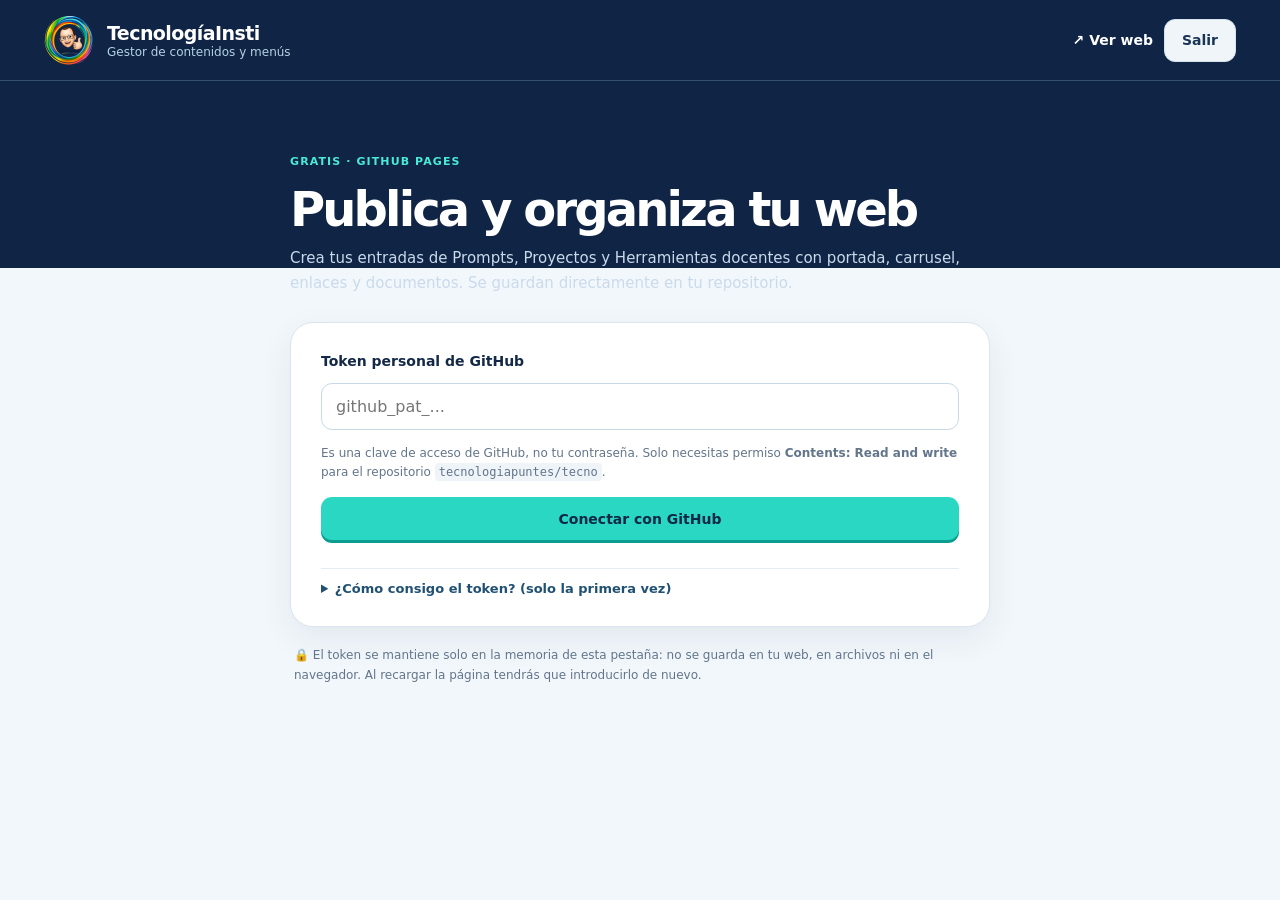
<file: admin/index.html>
<!doctype html>
<html lang="es">
<head>
  <meta charset="utf-8" />
  <meta name="viewport" content="width=device-width,initial-scale=1" />
  <meta name="robots" content="noindex,nofollow" />
  <meta name="referrer" content="no-referrer" />
  <meta name="theme-color" content="#102445" />
  <title>Administración · TecnologíaInsti</title>
  <link rel="icon" href="../assets/favicon-tecnologiainsti.png" type="image/png" />
  <link rel="stylesheet" href="./admin.css?v=56" /><link rel="stylesheet" href="./themes-v58.css?v=58" />
  <script src="../assets/menu-config.js?v=51"></script>
  <script src="../assets/post-format.js?v=52"></script>
  <script src="../assets/post-visibility.js?v=54"></script>
  <script src="../assets/ti-search-v56.js?v=57"></script>
  <script src="../assets/themes-v58.js?v=58"></script><script src="./sitemap-v59.js?v=59"></script><script defer src="./admin.js?v=59"></script>
</head>
<body>
  <header class="topbar">
    <div class="topbar-inner">
      <a class="brand" href="../" aria-label="Ir a TecnologíaInsti">
        <img src="../assets/logo-tecnologiainsti.webp" alt="" />
        <span><strong>TecnologíaInsti</strong><small>Gestor de contenidos y menús</small></span>
      </a>
      <div class="top-actions">
        <a href="../" class="web-link" target="_blank" rel="noopener noreferrer">↗ Ver web</a>
        <span id="accountLabel" class="account" hidden></span>
        <button id="signOut" type="button" class="btn secondary" hidden>Salir</button>
      </div>
    </div>
  </header>

  <main class="shell">
    <section id="loginPanel" class="login" aria-labelledby="loginTitle">
      <div class="intro-chip">GRATIS · GITHUB PAGES</div>
      <h1 id="loginTitle">Publica y organiza tu web</h1>
      <p>Crea tus entradas de Prompts, Proyectos y Herramientas docentes con portada, carrusel, enlaces y documentos. Se guardan directamente en tu repositorio.</p>
      <form id="loginForm" class="login-card">
        <label for="token">Token personal de GitHub</label>
        <input id="token" type="password" required autocomplete="off" spellcheck="false" placeholder="github_pat_..." aria-describedby="tokenHelp" />
        <p id="tokenHelp" class="hint">Es una clave de acceso de GitHub, no tu contraseña. Solo necesitas permiso <strong>Contents: Read and write</strong> para el repositorio <code>tecnologiapuntes/tecno</code>.</p>
        <button class="btn primary wide" type="submit" id="connectButton">Conectar con GitHub</button>
        <div id="loginMessage" role="status" aria-live="polite"></div>
        <details class="help"><summary>¿Cómo consigo el token? (solo la primera vez)</summary>
          <ol>
            <li>Entra en <a href="https://github.com/settings/personal-access-tokens/new" target="_blank" rel="noopener noreferrer">GitHub → Nuevo token de acceso limitado</a>.</li>
            <li>Selecciona propietario de tu cuenta y <strong>Only select repositories → tecno</strong>.</li>
            <li>En Repository permissions, permite <strong>Contents → Read and write</strong>.</li>
            <li>Establece una caducidad adecuada; genera el token y cópialo.</li>
            <li>Pégalo arriba. <strong>Nunca</strong> compartas el token ni lo añadas a GitHub como archivo.</li>
          </ol>
        </details>
      </form>
      <div class="security-note">🔒 El token se mantiene solo en la memoria de esta pestaña: no se guarda en tu web, en archivos ni en el navegador. Al recargar la página tendrás que introducirlo de nuevo.</div>
    </section>

    <section id="workspace" hidden aria-label="Panel de publicaciones">
      <div class="workspace-head">
        <div><div class="intro-chip">PANEL DE PUBLICACIÓN</div><h1>Mis publicaciones</h1><p>Gestiona publicaciones y menús sin descargar ZIP.</p></div>
        <button type="button" class="btn primary" id="newPost">+ Nueva publicación</button>
      </div>
      <div class="stats">
        <div class="stat"><strong id="totalCount">0</strong><span>Publicaciones</span></div>
        <div class="stat"><strong id="publishedCount">0</strong><span>Publicadas</span></div>
        <div class="stat"><strong id="draftCount">0</strong><span>Borradores</span></div>
        <div class="stat"><strong>GitHub</strong><span>Publicación directa</span></div>
      </div>
      <div class="workspace-tabs" role="tablist" aria-label="Tipo de contenido">
        <button id="tabPosts" type="button" role="tab" aria-selected="true" class="tab active">Publicaciones</button>
        <button id="tabMenus" type="button" role="tab" aria-selected="false" class="tab">Menús y apartados</button>
        <button id="tabMedia" type="button" role="tab" aria-selected="false" class="tab">Biblioteca multimedia</button>
        <button id="tabSite" type="button" role="tab" aria-selected="false" class="tab">Portada</button>
        <button id="tabAppearance" type="button" role="tab" aria-selected="false" class="tab">Apariencia y colores</button>
        <button id="tabVideos" type="button" role="tab" aria-selected="false" class="tab">Videotutoriales</button>
        <button id="tabTools" type="button" role="tab" aria-selected="false" class="tab">Seguridad y diagnóstico</button>
      </div>
      <div id="listPanel" class="panel">
        <div class="list-tools"><label class="search-wrap">Buscar <input id="searchPosts" placeholder="Título, categoría, fecha…" type="search" /></label><button id="reloadPosts" class="btn secondary" type="button">↻ Actualizar lista</button></div>
        <div class="advanced-filters">
          <label>Estado <select id="filterStatus"><option value="">Todos</option><option value="public">Publicados</option><option value="scheduled">Programados</option><option value="draft">Borradores</option></select></label>
          <label>Apartado <select id="filterCategory"><option value="">Todos</option></select></label>
          <label>Etiqueta <input id="filterTag" type="search" placeholder="Ej.: DUA, Arduino…" /></label>
          <label>Desde <input id="filterFrom" type="date" /></label>
          <label>Hasta <input id="filterTo" type="date" /></label>
        </div>
        <div id="postList" class="post-list" aria-live="polite"></div>
      </div>

      <section id="editorPanel" class="panel editor" hidden aria-labelledby="editorTitle">
        <div class="editor-heading"><div><span class="intro-chip">EDITOR</span><h2 id="editorTitle">Nueva publicación</h2></div><button id="cancelEdit" type="button" class="btn secondary">← Volver</button></div>
        <form id="postForm">
          <div class="field"><label for="postTitle">Título <em>*</em></label><input id="postTitle" required maxlength="220" placeholder="Ej.: 5 ideas para aprender con IA" /></div>
          <div class="field-grid">
            <div class="field"><div class="category-field-heading"><label for="postCategory">Apartado de la web <em>*</em></label><button id="refreshCategories" class="category-refresh" type="button" title="Consultar los apartados actuales de GitHub">↻ Actualizar apartados</button></div><select id="postCategory" required><option value="Prompts">IA → Prompts</option><option value="Recursos IA">IA → Recursos IA</option><option value="2º ESO">Proyectos → 2.º ESO</option><option value="3º ESO">Proyectos → 3.º ESO</option><option value="4º ESO">Proyectos → 4.º ESO</option><option value="Cuaderno de Séneca">Herramientas docentes → Cuaderno de Séneca</option><option value="Utilidades Séneca">Herramientas docentes → Herramientas docentes</option></select><p id="categoryHint" class="category-hint">Al abrir el editor se consultan automáticamente los apartados actuales de GitHub.</p></div>
            <div class="field"><label for="postDate">Fecha de publicación <em>*</em></label><input id="postDate" type="date" required /></div>
          </div>
          <div class="field"><label for="postTags">Etiquetas (separadas por comas)</label><input id="postTags" maxlength="650" placeholder="DUA, Arduino, Evaluación, 3.º ESO" /><p class="hint">Permiten localizar la misma publicación en búsquedas y filtros temáticos, sin duplicarla.</p></div>
          <div class="field-grid education-fields">
            <div class="field"><label for="postLevel">Curso educativo (opcional)</label><select id="postLevel"><option value="">Sin especificar</option><option>1.º ESO</option><option>2.º ESO</option><option>3.º ESO</option><option>4.º ESO</option></select></div>
            <div class="field"><label for="postSubject">Materia o temática (opcional)</label><select id="postSubject"><option value="">Detección automática</option><option>Tecnología</option><option>Robótica</option><option>Inteligencia artificial</option><option>Evaluación</option><option>Dibujo técnico</option><option>Otras materias</option></select></div>
            <div class="field"><label for="postResourceType">Tipo de recurso (opcional)</label><select id="postResourceType"><option value="">Detección automática</option><option>Videotutorial</option><option>Proyecto</option><option>Infografía</option><option>Lectura</option><option>Plantilla</option><option>Otro recurso</option></select></div>
          </div>
          <p class="hint" style="margin:-7px 0 19px">Estos campos mejoran la precisión del buscador educativo. Las publicaciones antiguas se clasifican automáticamente cuando no tienen estos datos.</p>
          <div class="field"><label for="postExcerpt">Descripción corta de la tarjeta</label><textarea id="postExcerpt" rows="2" maxlength="380" placeholder="Resumen que se verá antes de abrir la publicación"></textarea></div>
          <div class="field rich-field"><label for="postContent">Texto completo de la publicación <em>*</em></label>
            <div id="postToolbar" class="format-toolbar" role="toolbar" aria-label="Formato del texto de la publicación">
              <button type="button" data-format="bold" title="Negrita (Ctrl+B)" aria-label="Negrita"><strong>N</strong></button>
              <button type="button" data-format="italic" title="Cursiva (Ctrl+I)" aria-label="Cursiva"><em>C</em></button>
              <button type="button" data-format="underline" title="Subrayado" aria-label="Subrayado"><u>S</u></button>
              <button type="button" data-format="strike" title="Tachado" aria-label="Tachado"><s>T</s></button>
              <span class="format-separator" aria-hidden="true"></span>
              <button type="button" data-format="heading" title="Título de apartado">Título</button>
              <button type="button" data-format="bullets" title="Lista con viñetas">• Lista</button>
              <button type="button" data-format="numbers" title="Lista numerada">1. Lista</button>
              <span class="format-separator" aria-hidden="true"></span>
              <button type="button" data-format="link" title="Insertar enlace (Ctrl+K)">🔗 Enlace</button>
            </div>
            <textarea id="postContent" rows="11" required placeholder="Escribe aquí. Selecciona una frase y usa la barra para poner negrita, cursiva o un enlace."></textarea>
            <p class="hint">Selecciona el texto que quieras destacar y pulsa el botón de formato. El resultado aparecerá en la vista previa. Los enlaces del texto serán clicables en la web.</p>
            <details class="format-preview" open><summary>Vista previa de la publicación</summary><div id="postContentPreview" class="format-preview-body" aria-live="polite"></div></details>
          </div>

          <div class="section-title"><h3>Portada y carrusel</h3><p>La primera imagen será la portada. Puedes subir varias a la vez y moverlas para ordenar el carrusel.</p></div>
          <label for="photoInput" class="upload-area" id="imageDrop"><span class="upload-icon">▧</span><strong>Pulsa aquí o arrastra tus imágenes</strong><small>PNG, JPG y WebP · conversión automática a WebP · hasta 10 MB por imagen de origen</small></label>
          <input id="photoInput" type="file" accept="image/png,image/jpeg,image/webp" multiple hidden />
          <div class="media-pick-row"><button type="button" class="btn secondary" id="chooseLibraryImages">▧ Elegir imágenes de la biblioteca</button><span class="hint">Puedes combinar imágenes nuevas y reutilizadas, y ordenarlas con las flechas.</span></div>
          <div id="gallery" class="gallery" aria-label="Orden de las imágenes"></div>

          <div class="section-title"><h3>Enlaces y descargas</h3><p>Para tu Word, PDF, carpeta de Drive o publicación original de Instagram.</p></div>
          <div id="linksList" class="links-list"></div>
          <button type="button" class="btn secondary" id="addLink">+ Añadir enlace</button>
          <div class="field attachment-field"><label for="attachmentInput">Subir documento a la web (opcional)</label><input id="attachmentInput" type="file" accept=".docx,.pdf,.doc,.xlsx,.pptx" /><small id="currentAttachment" class="hint"></small><small class="hint">Si ya tienes un enlace de Drive, no necesitas subir el Word.</small><div class="media-pick-row"><button type="button" class="btn secondary" id="chooseLibraryDocument">Elegir documento de la biblioteca</button><button type="button" class="btn secondary" id="removeSelectedDoc" hidden>Quitar documento seleccionado</button></div><p id="selectedDocumentLabel" class="hint"></p></div>

          <div class="publish-options">
            <label for="postPublishMode"><strong>Estado de publicación</strong></label>
            <select id="postPublishMode"><option value="now">Publicar ahora</option><option value="scheduled">Programar publicación</option><option value="draft">Guardar como borrador</option></select>
            <div id="postScheduleField" class="field" hidden><label for="postSchedule">Fecha y hora previstas (España peninsular)</label><input type="datetime-local" id="postSchedule" step="60" /><small>Se hará visible automáticamente desde esa fecha al visitar la web. Esta misma fecha se usará para ordenarla en Novedades. Horario Europe/Madrid.</small></div>
            <p>Nota: GitHub Pages es público. El contenido programado permanece oculto en la interfaz hasta su fecha, pero sus datos pueden consultarse en el repositorio público.</p>
          </div>
          <div class="editor-actions"><button class="btn secondary" type="button" id="cancelEditBottom">Cancelar</button><button class="btn primary" type="submit" id="savePost">Guardar en GitHub</button></div>
          <div id="saveStatus" role="status" aria-live="polite"></div>
        </form>
      </section>
      <section id="menuPanel" class="panel menu-management" aria-labelledby="menuTitle" hidden>
        <div class="menu-heading"><div><span class="intro-chip">NAVEGACIÓN</span><h2 id="menuTitle">Menús y apartados</h2><p>Organiza hasta tres niveles: apartados, subapartados y sub-subapartados. Los cambios aparecerán en la barra superior y en el botón «Menú», también en Cuaderno de Séneca y Videotutoriales IA.</p></div></div>
        <div class="menu-manager-actions"><button id="menuAddTop" type="button" class="btn primary">+ Añadir apartado principal</button><button id="menuAddChild" type="button" class="btn secondary">+ Añadir subapartado</button></div>
        <div id="menuTree" class="menu-tree" aria-live="polite"></div>
        <form id="menuItemForm" class="menu-item-form" hidden>
          <h3 id="menuFormTitle">Editar apartado</h3>
          <div class="field-grid"><div class="field"><label for="menuLabel">Nombre visible <em>*</em></label><input id="menuLabel" maxlength="70" required placeholder="Ej.: Evaluación" /></div>
          <div class="field"><label for="menuParent">Ubicación</label><select id="menuParent"><option value="">Barra principal (apartado)</option></select></div></div>
          <div class="field-grid"><div class="field"><label for="menuType">Al pulsar debe…</label><select id="menuType"><option value="filter">Mostrar publicaciones de una categoría</option><option value="page">Abrir una página de la web</option><option value="url">Abrir un enlace externo</option></select></div>
          <div class="field"><label for="menuValue">Categoría o dirección <em>*</em></label><input id="menuValue" required maxlength="450" placeholder="Nombre de la categoría" /></div></div>
          <div class="field"><label for="menuDescription">Descripción breve (opcional)</label><input id="menuDescription" maxlength="150" placeholder="Ej.: Fichas, herramientas y tutoriales" /></div>
          <p class="hint">Puedes poner un elemento dentro de otro subapartado para crear un tercer nivel. La ubicación es editable; no se pierden sus publicaciones. Para crear una categoría nueva, elige «Mostrar publicaciones» y escribe su nombre. Después podrás seleccionarla al crear un post. Para enlaces externos utiliza https://. Para páginas propias utiliza el nombre del archivo, por ejemplo <code>cuaderno-seneca.html</code>.</p>
          <div class="editor-actions"><button class="btn secondary" type="button" id="menuCancel">Cancelar</button><button class="btn primary" type="submit" id="menuApply">Aplicar al menú</button></div>
        </form>
        <div class="menu-save-row"><p class="hint">Los cambios no se publican hasta pulsar «Guardar menú en GitHub». No se modificarán tus publicaciones ni el archivo de vídeos de Séneca.</p><button id="menuReset" type="button" class="btn secondary">Deshacer cambios</button><button id="menuSave" type="button" class="btn primary">Guardar menú en GitHub</button></div>
        <div id="menuStatus" aria-live="polite" role="status"></div>
      </section>
      <section id="mediaPanel" class="panel" hidden aria-labelledby="mediaTitle">
        <div class="section-title"><h2 id="mediaTitle">Biblioteca multimedia</h2><p>Imágenes, carruseles y documentos ya guardados en tu repositorio. Puedes reutilizarlos sin volver a subirlos.</p></div>
        <div class="media-library-tools"><label>Buscar archivo <input id="mediaSearch" type="search" placeholder="Nombre, formato, tema…" /></label><label>Tipo <select id="mediaType"><option value="all">Todos</option><option value="image">Imágenes</option><option value="document">Documentos</option></select></label><button id="mediaReload" class="btn secondary" type="button">↻ Actualizar</button></div>
        <label for="mediaUploadInput" class="upload-area"><span class="upload-icon">↥</span><strong>Subir imágenes o documentos a la biblioteca</strong><small>Las imágenes se convierten a WebP. Los PDF y Word mantienen sus archivos originales. Máximo 10 MB por archivo.</small></label>
        <input type="file" id="mediaUploadInput" accept="image/png,image/jpeg,image/webp,.pdf,.doc,.docx,.pptx,.xlsx" multiple hidden />
        <p class="hint">Los archivos usados en varias publicaciones no se duplican. No se borrarán archivos que puedan estar enlazados en otros posts.</p>
        <div id="mediaStatus" role="status" aria-live="polite"></div><div id="mediaGrid" class="media-browser-grid"></div>
        <div class="media-pager"><button id="mediaMore" class="btn secondary" type="button" hidden>Mostrar más archivos</button></div>
      </section>
      <section id="sitePanel" class="panel" hidden aria-labelledby="siteTitle">
        <div class="section-title"><h2 id="siteTitle">Gestión de la portada</h2><p>Edita los textos y la imagen principal sin cambiar el diseño de TecnologíaInsti.</p></div>
        <form id="siteForm">
          <div class="field"><label for="heroKicker">Texto pequeño superior</label><input id="heroKicker" maxlength="100" /></div>
          <div class="field-grid"><div class="field"><label for="heroLine1">Primera línea del título</label><input id="heroLine1" maxlength="80" /></div><div class="field"><label for="heroLine2">Segunda línea del título</label><input id="heroLine2" maxlength="80" /></div></div>
          <div class="field"><label for="heroAccent">Palabra o frase destacada del título</label><input id="heroAccent" maxlength="80" /></div>
          <div class="site-live-preview" aria-label="Vista previa de la portada">
            <div class="site-live-preview-heading"><strong>Vista previa de los textos</strong><small>Se actualiza mientras escribes. El texto se adapta al ancho de cada pantalla.</small></div>
            <div class="site-preview-screen">
              <div id="sitePreviewKicker" class="site-preview-kicker"></div>
              <h3 class="site-preview-title"><span id="sitePreviewLine1"></span><br id="sitePreviewBreak" hidden /><span id="sitePreviewLine2"></span><em id="sitePreviewAccent"></em><span id="sitePreviewStar" class="site-preview-star" aria-hidden="true">✳</span></h3>
              <p id="sitePreviewDescription" class="site-preview-description"></p>
              <div class="site-preview-buttons"><span id="sitePreviewPrimary" class="site-preview-primary"></span><span id="sitePreviewSecondary" class="site-preview-secondary"></span></div>
            </div>
          </div>
          <div class="field"><label for="heroDescription">Descripción de la portada</label><textarea id="heroDescription" rows="3" maxlength="500"></textarea></div>
          <div class="field-grid"><div class="field"><label for="heroPrimaryText">Texto del botón principal</label><input id="heroPrimaryText" maxlength="60" /></div><div class="field"><label for="heroSecondaryText">Texto del segundo enlace</label><input id="heroSecondaryText" maxlength="60" /></div></div>
          <div class="field"><label for="heroSecondaryUrl">Dirección del segundo enlace (https://)</label><input id="heroSecondaryUrl" type="url" /></div>
          <div class="field"><label>Imagen opcional de la portada</label><div class="media-pick-row"><button id="chooseHeroImage" class="btn secondary" type="button">Elegir de la biblioteca</button><button id="heroRemoveImage" class="btn secondary" type="button">Usar ilustración original</button></div><input id="heroImageUpload" type="file" accept="image/png,image/jpeg,image/webp" /><div id="heroImageLabel" class="hint">Ilustración original</div><img id="heroImagePreview" class="hero-image-preview" alt="Vista previa de la imagen principal" hidden /></div>
          <div class="section-title"><h3>Orden de las tres secciones destacadas</h3><p>Ordena las tarjetas principales de la portada. No modifica tus apartados del menú.</p></div><div id="siteAreaOrder" class="site-area-order"></div>
          <div class="editor-actions"><button id="siteReload" type="button" class="btn secondary">Recuperar versión de GitHub</button><button type="submit" class="btn primary">Guardar portada en GitHub</button></div><div id="siteStatus" role="status" aria-live="polite"></div>
        </form>
      </section>

      <section id="appearancePanel" class="panel theme-management" hidden aria-labelledby="appearanceTitle">
        <div class="section-title"><h2 id="appearanceTitle">Apariencia y colores</h2>
          <p>Elige entre 18 combinaciones. La vista previa no modifica la web: los colores cambiarán en todas las páginas públicas únicamente al pulsar «Guardar en GitHub».</p></div>
        <div class="theme-head"><div><strong id="themeSelectionTitle">TecnologíaInsti original</strong><p id="themeSelectionText" class="hint">Selecciona una paleta para ver cómo quedaría.</p></div><span id="themeSavedBadge" class="theme-saved-badge">Tema guardado: original</span></div>
        <div id="themeGallery" class="theme-gallery" role="radiogroup" aria-label="Combinación de colores de la web"></div>
        <div class="theme-preview-label"><h3>Vista previa</h3><p class="hint">Representación de la portada, el menú y las tarjetas. No modifica tu página publicada.</p></div>
        <div id="themePreview" class="theme-preview" aria-label="Vista previa del tema seleccionado">
          <div class="theme-preview-header"><strong>Tecnología<span>Insti</span></strong><span class="theme-preview-menu">☰ MENÚ</span><span>IA · PROYECTOS · RECURSOS</span></div>
          <div class="theme-preview-hero"><div><small>UN ESPACIO DE @TECNOLOGIAINSTI</small><h3>Imagina. Diseña.<br/><em>Construye. Aprende.</em></h3><p>Ideas, proyectos y recursos para el aula.</p><span class="theme-preview-button">Ver novedades ↗</span></div><div class="theme-preview-art" aria-hidden="true">⚙️<br/>🤖</div></div>
          <div class="theme-preview-content"><h3>Últimas novedades</h3><div class="theme-preview-cards"><article><div class="theme-preview-visual">⚙</div><strong>Proyectos STEAM</strong><small>Actividades para Secundaria</small></article><article><div class="theme-preview-visual secondary">✦</div><strong>Recursos con IA</strong><small>Prompts e infografías</small></article></div></div>
        </div>
        <div class="theme-actions"><button id="themeReset" type="button" class="btn secondary">Seleccionar tema original</button><button id="themeReload" type="button" class="btn secondary">↻ Recuperar tema de GitHub</button><button id="themeSave" type="button" class="btn primary">Guardar colores en GitHub</button></div>
        <p class="hint">Se conserva el diseño, el contenido, las publicaciones, las imágenes, las páginas y tus menús. El tema se almacena únicamente en <code>assets/cms-theme.json</code>.</p>
        <div id="themeStatus" role="status" aria-live="polite"></div>
      </section>
      <section id="videosPanel" class="panel" hidden aria-labelledby="videosTitle">
        <div class="section-title"><h2 id="videosTitle">Gestión manual de videotutoriales</h2><p>Añade vídeos individuales pegando su enlace de YouTube, sin depender de la sincronización de las listas. Puedes editar el título y la descripción en español.</p></div>
        <button id="videoAdd" class="btn primary" type="button">+ Añadir videotutorial</button><button id="videoReload" class="btn secondary" type="button">↻ Actualizar vídeos</button>
        <div id="manualVideoList" class="manual-video-list"></div>
        <form id="videoForm" hidden>
          <h3 id="videoFormTitle">Nuevo videotutorial</h3>
          <div class="field"><label for="videoUrl">Enlace del vídeo de YouTube <em>*</em></label><input id="videoUrl" type="url" required placeholder="https://www.youtube.com/watch?v=…" /></div>
          <div class="field"><label for="videoTitle">Título en español <em>*</em></label><input id="videoTitle" maxlength="220" required /></div>
          <div class="field"><label for="videoDescription">Descripción en español</label><textarea id="videoDescription" rows="5" maxlength="20000"></textarea></div>
          <div class="field-grid"><div class="field"><label for="videoCategory">Sección</label><select id="videoCategory"><option value="Videotutoriales IA">Inteligencia Artificial → Videotutoriales</option><option value="Cuaderno de Séneca">Herramientas docentes → Cuaderno de Séneca</option></select></div><div class="field"><label for="videoDate">Fecha original del vídeo</label><input id="videoDate" type="date" /></div></div>
          <div class="field"><label for="videoTags">Etiquetas (comas)</label><input id="videoTags" placeholder="IA, ChatGPT, Cuaderno…" /></div>
          <div class="field"><label for="videoThumb">Miniatura personalizada (opcional, https://)</label><input id="videoThumb" type="url" placeholder="Por defecto se utiliza la de YouTube" /></div>
          <div class="field"><label for="videoPublishMode">Estado</label><select id="videoPublishMode"><option value="now">Publicar</option><option value="scheduled">Programar</option><option value="draft">Ocultar temporalmente</option></select></div>
          <div class="field" id="videoScheduleField" hidden><label for="videoSchedule">Publicar desde (España peninsular)</label><input id="videoSchedule" type="datetime-local" /></div>
          <div class="editor-actions"><button id="videoCancel" class="btn secondary" type="button">Cancelar</button><button class="btn primary" type="submit" id="videoSave">Guardar vídeo en GitHub</button></div>
          <p class="hint">Los vídeos de las listas de reproducción automáticas se conservan. Si añades uno con el mismo ID, tu título y tu descripción tendrán preferencia.</p>
        </form>
        <div id="videoStatus" role="status" aria-live="polite"></div>
      </section>
      <dialog id="mediaPicker" class="media-picker-dialog"><div class="media-picker-header"><div><h2 id="mediaPickerTitle">Elegir de la biblioteca</h2><p>Selecciona un archivo existente en GitHub.</p></div><button type="button" class="btn secondary" id="mediaPickerClose">Cerrar ×</button></div><input id="mediaPickerSearch" type="search" placeholder="Buscar por nombre…" aria-label="Buscar en la biblioteca" /><div id="mediaPickerGrid" class="media-browser-grid"></div><button id="mediaPickerMore" class="btn secondary" type="button" hidden>Mostrar más</button></dialog>
      <section id="toolsPanel" class="panel" hidden aria-labelledby="toolsTitle">
        <div class="section-title"><h2 id="toolsTitle">Seguridad y diagnóstico</h2><p>Protege tus datos y comprueba el estado de los archivos de TecnologíaInsti, sin modificar tus publicaciones.</p></div>
        <div class="tools-grid">
          <article class="tools-box">
            <h3>Copias de seguridad</h3>
            <p>Descarga un archivo JSON con publicaciones administradas, menús, portada, colores y vídeos manuales. Los originales de la web se conservan siempre.</p>
            <button id="backupExport" type="button" class="btn primary">↓ Descargar copia de datos (JSON)</button>
            <p><strong>Importante:</strong> el JSON <strong>no incluye las imágenes, PDF ni archivos Word</strong>. Para hacer una copia realmente completa, descarga también el ZIP del repositorio de GitHub.</p>
            <a id="backupRepo" class="btn secondary" href="https://github.com/tecnologiapuntes/tecno/archive/refs/heads/main.zip" target="_blank" rel="noopener noreferrer">↓ Copia completa del repositorio (ZIP)</a>
            <div id="backupStatus" role="status" aria-live="polite"></div>
            <details class="tools-restore"><summary>Restaurar una copia de datos</summary>
              <p>La restauración crea un nuevo commit que sustituye los JSON de publicaciones, menú, portada, apariencia (si está incluida) y vídeos manuales que contiene la copia. <strong>No elimina ni altera los archivos multimedia ni el código.</strong> Confirma dos veces antes de continuar.</p>
              <label for="backupRestore">Seleccionar copia JSON</label>
              <input id="backupRestore" type="file" accept="application/json,.json">
            </details>
          </article>
          <article class="tools-box">
            <h3>Índice para Google (sitemap)</h3>
            <p>Un listado de las páginas y publicaciones visibles de TecnologíaInsti para ayudar a Google a descubrirlas. Se actualiza también al guardar publicaciones.</p>
            <button id="sitemapRefresh" type="button" class="btn primary">↻ Actualizar sitemap en GitHub</button>
            <p><a href="../sitemap.xml" target="_blank" rel="noopener noreferrer">Ver sitemap publicado ↗</a></p>
            <div id="sitemapStatus" role="status" aria-live="polite"></div>
          </article>
          <article class="tools-box">
            <h3>Diagnóstico de la web</h3>
            <p>Localiza imágenes y documentos internos inexistentes, entradas sin portada o texto, fechas incompletas y archivos de imagen demasiado pesados. La comprobación es de solo lectura.</p>
            <button id="diagRun" type="button" class="btn primary">⌕ Analizar mi web</button>
            <div id="diagStatus" role="status" aria-live="polite"></div>
          </article>
        </div>
        <h3>Resultados del diagnóstico</h3>
        <p id="diagSummary" class="hint">Pulsa «Analizar mi web» para obtener un informe actualizado.</p>
        <div id="diagResults" class="diag-list" aria-live="polite"></div>
      </section>
      <p class="footer-hint">Las publicaciones se guardan en <code>assets/cms-posts.json</code>, sin modificar los posts originales de <code>assets/posts.js</code>. Los cambios quedan registrados en GitHub y no sobrescriben los vídeos de Séneca. Los menús se editan desde la pestaña «Menús y apartados».</p>
    </section>
  </main>
</body>
</html>
</file>
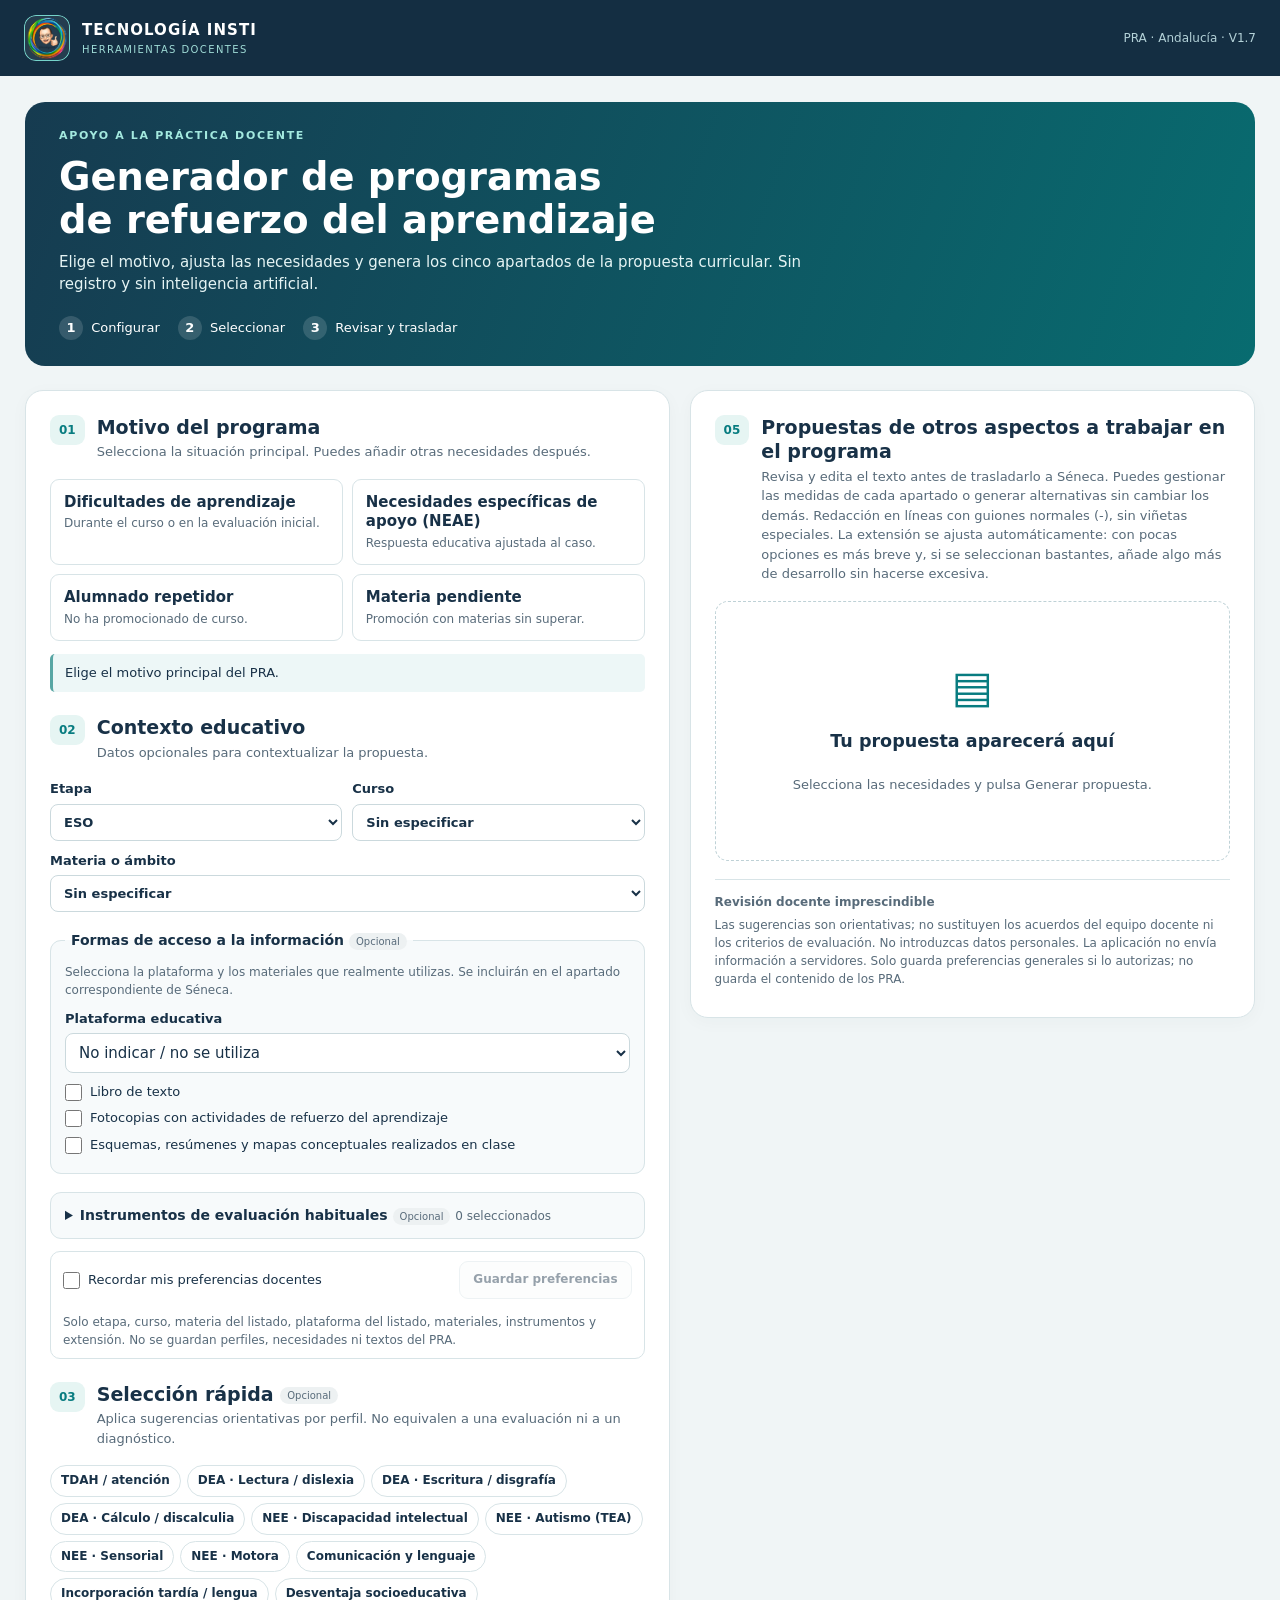
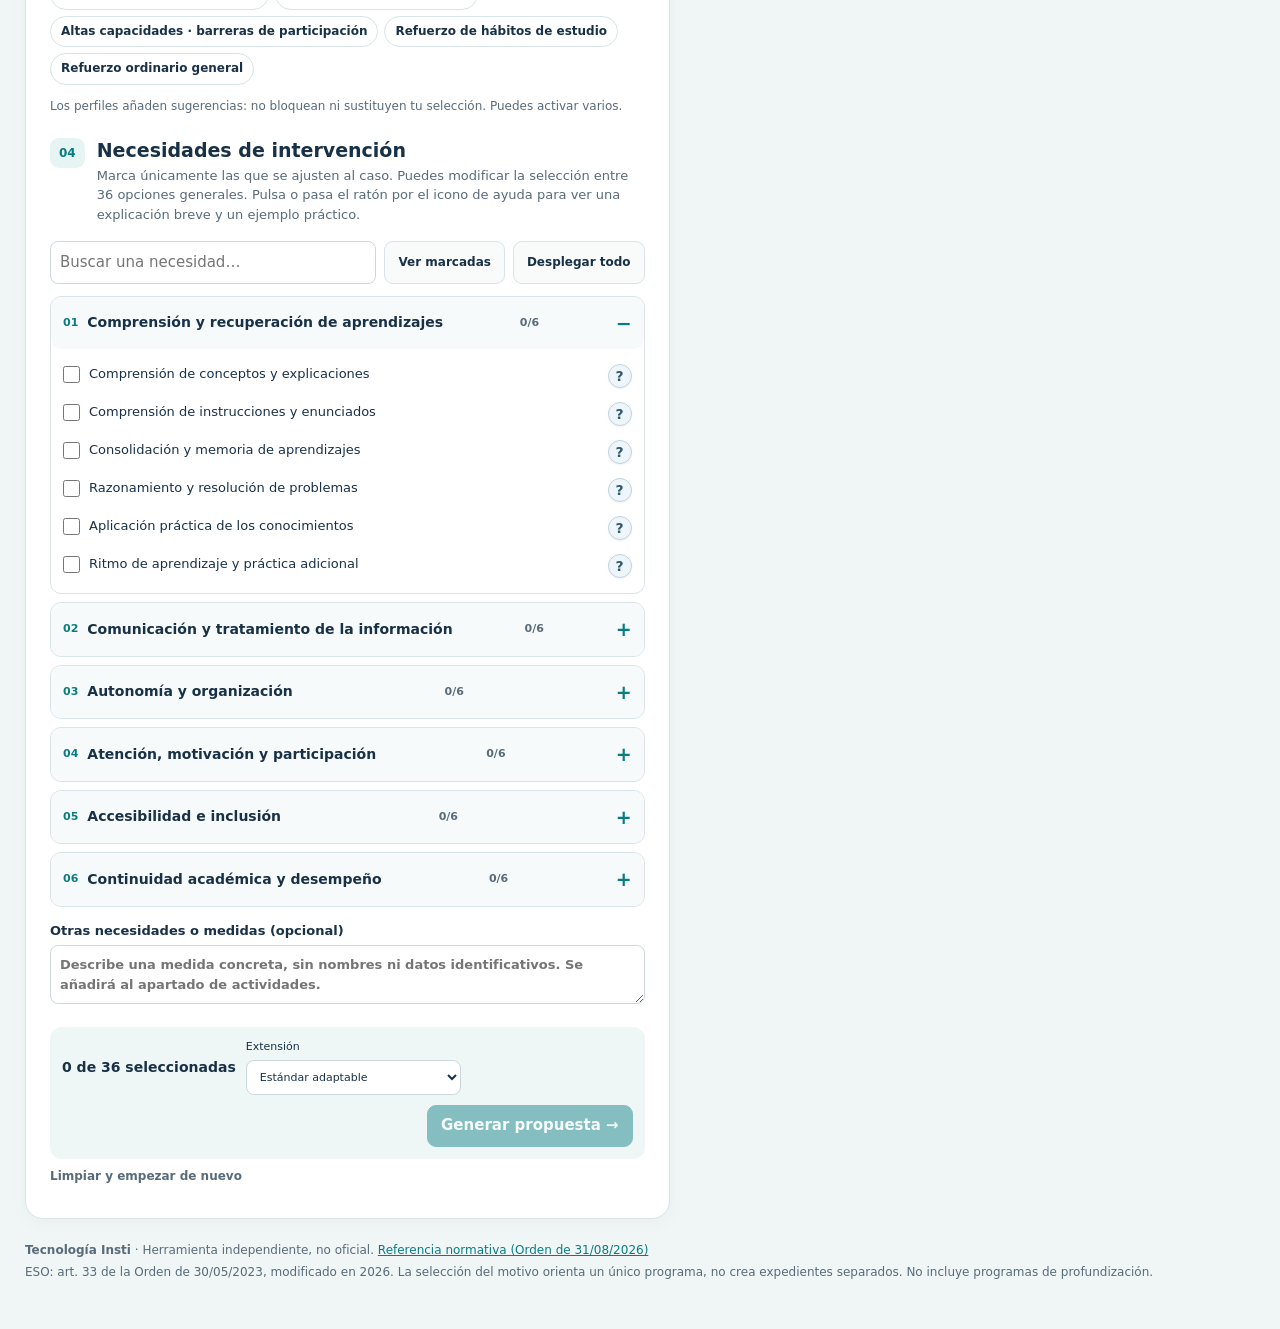
<file: herramientas/generador-pra/index.html>
<!doctype html><html lang="es"><head><meta charset="utf-8"><meta name="viewport" content="width=device-width,initial-scale=1"><title>Tecnología Insti · Generador PRA</title><style>:root{--ink:#183147;--muted:#586b7a;--teal:#087c80;--pale:#e6f5f3;--line:#d8e4e7;--bg:#f0f5f6;--white:#fff}*{box-sizing:border-box}body{margin:0;font:15px/1.5 system-ui,-apple-system,"Segoe UI",sans-serif;color:var(--ink);background:var(--bg)}[hidden]{display:none!important}header{background:#142e42;color:white;display:flex;align-items:center;justify-content:space-between;padding:15px max(24px,calc((100% - 1360px)/2));gap:15px}.brand{display:flex;gap:12px;align-items:center;white-space:nowrap;letter-spacing:.07em}.brand small{display:block;font-size:10px;color:#9fdbd6;letter-spacing:.14em}.brandlogo{width:46px;height:46px;object-fit:contain;border-radius:12px;background:#ffffff12;padding:2px;box-shadow:0 0 0 1px #75d3ca inset}.tag{color:#b4d2d8;font-size:12px;white-space:nowrap}main{max-width:1400px;margin:auto;padding:26px 25px}.intro{background:linear-gradient(110deg,#163b50,#086c70);color:white;border-radius:20px;padding:26px 34px;margin-bottom:24px;position:relative}.eyebrow{letter-spacing:.15em;font-size:11px;color:#a3e9df;font-weight:700}.intro h1{font-size:clamp(27px,3vw,39px);line-height:1.12;margin:10px 0}.intro p{max-width:760px;margin:10px 0;color:#e5f4f4}.steps{display:flex;gap:18px;flex-wrap:wrap;margin-top:20px;font-size:13px}.steps b{display:inline-grid;place-items:center;width:24px;height:24px;background:#ffffff25;border-radius:50%;margin-right:4px}.layout{display:grid;grid-template-columns:minmax(0,1.14fr) minmax(0,1fr);gap:20px;align-items:start}.panel{background:white;border:1px solid var(--line);border-radius:18px;padding:24px;box-shadow:0 4px 18px #14334408}.sectionhead{display:flex;gap:12px;align-items:flex-start;margin-bottom:14px}.sectionhead h2{font-size:19px;margin:0;line-height:1.3}.sectionhead p{font-size:13px;color:var(--muted);margin:3px 0}.num{background:var(--pale);color:var(--teal);font-weight:800;border-radius:9px;padding:6px 9px;font-size:12px}.compact{margin-top:23px}.typegrid{display:grid;grid-template-columns:1fr 1fr;gap:9px}button,input,textarea,select{font:inherit}button{cursor:pointer;border-radius:9px;border:1px solid var(--line);padding:10px 13px;background:white;color:var(--ink);font-weight:650;line-height:1.3}button:hover{border-color:var(--teal)}button:focus-visible,summary:focus-visible,input:focus-visible,select:focus-visible,textarea:focus-visible{outline:3px solid #4bb7b9;outline-offset:2px}button[disabled]{opacity:.45;cursor:not-allowed}.type{display:flex;text-align:left;flex-direction:column;gap:4px;padding:13px}.type span{font-size:12px;font-weight:400;color:var(--muted)}.type[aria-pressed=true],.chip[aria-pressed=true]{background:var(--pale);border-color:var(--teal);color:#076467}.type[aria-pressed=true]{box-shadow:inset 0 0 0 1px var(--teal)}.note{background:#edf7f7;border-left:3px solid #58a6a4;padding:9px 12px;border-radius:5px;font-size:13px}.context{display:grid;grid-template-columns:1fr 1fr;gap:10px}.context label,.observations{font-size:13px;font-weight:650;display:block}.wide{grid-column:1/-1}input:not([type=checkbox]),textarea,select{width:100%;border:1px solid #cbd9dd;background:white;border-radius:8px;padding:9px;color:var(--ink)}label select,label input:not([type=checkbox]),label textarea{margin-top:5px}textarea{resize:vertical;line-height:1.5}.optional{font-size:10px;vertical-align:middle;color:var(--muted);font-weight:500;background:#edf1f2;border-radius:10px;padding:3px 7px}.chips{display:flex;flex-wrap:wrap;gap:6px}.chip{border-radius:20px;font-size:12px;padding:7px 10px}.hint{color:var(--muted);font-size:12px}.tools{display:flex;gap:8px;margin-bottom:12px}.tools button{white-space:nowrap;font-size:12px}.tools input{min-width:0}.group{border:1px solid var(--line);border-radius:11px;margin-bottom:8px;overflow:hidden}.group summary{cursor:pointer;display:flex;align-items:center;gap:9px;background:#f7fafb;padding:12px;font-weight:650;font-size:14px;list-style:none}.group summary::-webkit-details-marker{display:none}.group summary:after{content:'+';margin-left:auto;font-size:19px;color:var(--teal)}.group[open] summary:after{content:'−'}.gnum{font-size:11px;font-weight:800;color:var(--teal)}.gcount{margin-left:auto;font-size:11px;color:var(--muted);white-space:nowrap}.groupitems{padding:8px 12px}.need{display:flex;align-items:flex-start;gap:9px;padding:7px 0;font-size:13px;cursor:pointer}.need input,.check input{accent-color:var(--teal);width:17px;height:17px;flex-shrink:0;margin:2px 0 0}.need .suggest{display:block;color:var(--teal);font-size:10px}.observations{margin-top:14px}.generatebar{display:flex;gap:10px;align-items:center;flex-wrap:wrap;background:#eef6f6;margin-top:17px;border-radius:12px;padding:12px}.generatebar label{font-size:11px}.generatebar strong{font-size:14px}.generatebar .primary{margin-left:auto}.primary{background:var(--teal);color:white;border-color:var(--teal)}.primary:hover{background:#05686d}.secondary{background:#f9fbfb}.link{border:0;color:var(--muted);background:transparent;font-size:12px;padding:10px 0}.empty{min-height:260px;display:grid;align-content:center;justify-items:center;text-align:center;border:1px dashed #bed1d6;border-radius:13px;color:var(--muted);padding:20px}.empty h3{margin:8px 0;color:var(--ink)}.empty p{font-size:13px}.documenticon{font-size:44px;color:var(--teal)}.field{margin:14px 0}.fieldhead{display:flex;justify-content:space-between;gap:5px;align-items:center;margin-bottom:6px}.fieldhead label{font-size:14px;font-weight:750}.fieldhead button{padding:5px 8px;font-size:11px}.field textarea{min-height:120px;font-size:13px}.exports{display:flex;gap:7px;flex-wrap:wrap}.exports button{font-size:12px;flex:1}.review{border-top:1px solid var(--line);margin-top:18px;padding-top:13px;font-size:12px;color:var(--muted)}.review p{margin:5px 0}#status{white-space:pre-line;font-size:13px;font-weight:650;color:var(--teal)}.check{display:flex;gap:8px;align-items:flex-start;font-size:13px;margin:12px 0}.full{width:100%;margin-top:8px}hr{border:0;border-top:1px solid var(--line);margin:20px 0}footer{color:var(--muted);font-size:12px;margin:22px 0}footer p{margin:4px 0}a{color:var(--teal)}@media(max-width:900px){.layout{grid-template-columns:1fr}.intro{padding:22px}.desktop{display:none}}@media(max-width:480px){main{padding:12px}.panel{padding:15px}.typegrid{grid-template-columns:1fr}.tag{display:none}.generatebar .primary{width:100%}}@media print{header,.intro,.layout>.panel:first-child,footer,.exports,#connector,#webnotice,#status,.review,.fieldhead button{display:none!important}body,main,.layout,.results{background:white!important;display:block!important;padding:0!important;margin:0!important;box-shadow:none;border:0}.field textarea{display:none}.field .printtext{display:block!important;white-space:pre-wrap;font-size:11pt}.field{break-inside:auto}.fieldhead{break-after:avoid}.sectionhead h2{font-size:18pt}}.printtext{display:none}

#onlyselected[aria-pressed=true]{background:var(--pale);color:var(--teal);border-color:var(--teal)}@media(max-width:540px){.tools{flex-wrap:wrap}.tools input{flex-basis:100%}.tools button{flex:1}}

/* Ayudas discretas: visibles solo por interacción. */
.group{overflow:visible}.group summary{border-radius:10px}.need{position:relative;align-items:flex-start;cursor:default}.needchoice{display:flex;align-items:flex-start;gap:9px;flex:1;cursor:pointer;min-width:0}.needinfo{flex:none;width:24px;height:24px;border-radius:50%;padding:0;color:#315a6d;background:#eef6fb;font:800 14px/1 system-ui,-apple-system,"Segoe UI",sans-serif;border:1px solid #bfd4df;display:grid;place-items:center;box-shadow:0 1px 2px #14334412}.needinfo:hover,.needinfo:focus-visible,.needinfo[aria-expanded=true]{border-color:#5e9db3;background:#e6f2f8;color:#183147}.needtip{display:none;position:absolute;z-index:20;right:0;top:calc(100% + 4px);width:min(370px,calc(100vw - 48px));background:#17384a;color:white;font-size:12px;font-weight:400;line-height:1.55;border-radius:12px;padding:0;box-shadow:0 10px 28px #14334433;overflow:hidden}.needinfo[aria-expanded=true]+.needtip{display:block}.needtiphead{display:flex;align-items:center;gap:10px;padding:11px 14px;background:linear-gradient(135deg,#1d4760,#1b5b78)}.needtipicon{width:28px;height:28px;border-radius:50%;display:grid;place-items:center;background:#ffffff1c;border:1px solid #ffffff33;font-weight:800;font-size:16px;flex:none}.needtiptitle{font-weight:800;font-size:13px;line-height:1.35}.needtipbody{padding:12px 14px 13px}.needtiplabel{display:block;font-size:10px;font-weight:800;letter-spacing:.08em;text-transform:uppercase;color:#9fdaf3;margin:0 0 4px}.needtiptext{margin:0 0 10px;color:#eef7fb}.needtipexample{background:#f3b72b;color:#143344;border-radius:10px;padding:10px 12px;font-size:12px;line-height:1.45;box-shadow:inset 0 0 0 1px #ffffff22}.needtipexample .needtiplabel{color:#6a4b00;margin-bottom:3px}.charcount{text-align:right;font-size:11px;color:var(--muted);margin-top:2px}.pendingopts{border:1px solid var(--line);border-radius:11px;padding:12px;background:#f7fafb;margin-top:12px}.pendingopts h3{font-size:15px;margin:0}.pendinggrid{display:grid;grid-template-columns:1fr 1fr;gap:0 8px}.pendingopts>label{display:block;font-size:13px;margin-top:10px}.pendinggrid .check{margin:5px 0}@media(max-width:480px){.pendinggrid{grid-template-columns:1fr}.needtip{right:auto;left:0;width:min(340px,calc(100vw - 36px))}}@media print{.charcount{display:none!important}}

#confirmdialog{border:1px solid var(--line);border-radius:16px;color:var(--ink);padding:24px;width:min(460px,calc(100% - 32px));box-shadow:0 14px 55px #102b4650}#confirmdialog::backdrop{background:#142e4266}#confirmdialog h2{font-size:19px;margin:0 0 10px}#confirmdialog p{font-size:14px;margin:0 0 18px}.confirm-actions{display:flex;gap:10px;justify-content:flex-end}

/* V1.6: acceso a la información */
.accessopts{margin:18px 0 0;padding:12px 14px;border:1px solid var(--line);border-radius:11px;background:#f7fafb;min-width:0}.accessopts legend{font-size:14px;font-weight:750;padding:0 6px}.accessopts .hint{margin:0 0 10px}.accesslabel{display:block;font-size:13px;font-weight:650;margin:7px 0 4px}.accessmaterials{margin-top:9px}.accessmaterials .check{margin:7px 0}.field .printtext{white-space:pre-wrap}

.evalopts summary{cursor:pointer;font-weight:700;font-size:14px}.evalopts[open] summary{margin-bottom:8px}.evalopts .hint{font-weight:400}.prefbar{border:1px solid var(--line);border-radius:10px;padding:9px 12px;margin-top:12px;display:flex;flex-wrap:wrap;gap:7px;align-items:center}.prefbar .check{margin:0;flex:1;min-width:200px}.prefbar button{font-size:12px}.prefbar p{width:100%;margin:0}.prefbar #prefstatus{width:100%;color:var(--teal)}.measuretools{margin:8px 0 0;font-size:12px;border:1px solid var(--line);border-radius:9px;padding:8px 10px;background:#f7fafb}.measuretools summary{cursor:pointer;font-weight:650;color:var(--teal)}.measureline{display:flex;align-items:flex-start;gap:8px;border-bottom:1px solid var(--line);padding:7px 0}.measureline span{flex:1}.measureline button{padding:2px 8px;font-size:17px;line-height:1.1}.addmeasure{display:flex;gap:6px;align-items:flex-end;margin-top:10px}.addmeasure textarea{min-height:0!important;font-size:12px}.addmeasure button{flex:none;font-size:11px}.fieldhead{flex-wrap:wrap}.fieldhead label{flex:1;min-width:140px}.pendingopts #p_formatwrap,.pendingopts #p_periodwrap{margin-top:10px}.pendingopts #p_formatwrap label,.pendingopts #p_periodwrap label{font-size:13px}@media print{.measuretools{display:none!important}}
</style></head><body><header><div class="brand"><img class="brandlogo" src="[data-uri]" alt="Logo Tecnología Insti"><div><b>TECNOLOGÍA INSTI</b><small>HERRAMIENTAS DOCENTES</small></div></div><span class="tag">PRA · Andalucía · V1.7</span></header><main><section class="intro"><div class="eyebrow">APOYO A LA PRÁCTICA DOCENTE</div><h1>Generador de programas<br class="desktop"> de refuerzo del aprendizaje</h1><p>Elige el motivo, ajusta las necesidades y genera los cinco apartados de la propuesta curricular. Sin registro y sin inteligencia artificial.</p><div class="steps"><span><b>1</b> Configurar</span><span><b>2</b> Seleccionar</span><span><b>3</b> Revisar y trasladar</span></div></section><div class="layout"><section class="panel"><div class="sectionhead"><span class="num">01</span><div><h2>Motivo del programa</h2><p>Selecciona la situación principal. Puedes añadir otras necesidades después.</p></div></div><div id="types" class="typegrid"></div><p id="typeinfo" class="note"></p><div id="pendingopts" class="pendingopts" hidden><h3>Organización de la recuperación</h3><p class="hint">Marca solo lo previsto en el plan de la materia. No es obligatorio elegir ninguna opción adicional.</p><div class="pendinggrid"><label class="check"><input id="p_booklet" type="checkbox"> Cuadernillo de recuperación</label><label class="check"><input id="p_platform" type="checkbox" disabled> Actividades de recuperación en la plataforma (selecciónala abajo)</label><label class="check"><input id="p_deliver" type="checkbox"> Entregas periódicas</label><label class="check"><input id="p_exam" type="checkbox"> Prueba escrita</label><label class="check"><input id="p_practical" type="checkbox"> Actividades prácticas o proyectos</label><label class="check"><input id="p_current" type="checkbox"> Evidencias de la materia actual, si está previsto</label></div><div id="p_formatwrap" hidden><label>Formato del cuadernillo<select id="p_format"><option value="unknown">Sin especificar</option><option value="paper">Papel</option><option value="digital">Digital</option><option value="both">Papel y digital</option></select></label></div><div id="p_periodwrap" hidden><label>Distribución de las entregas<select id="p_period"><option value="periodic">Periódicas / fechas acordadas</option><option value="term">Trimestrales</option></select></label></div><label id="p_numberwrap" hidden>Número de entregas<select id="p_number"><option value="1">Una</option><option value="2">Dos</option><option value="3" selected>Tres</option><option value="other">Otro / por determinar</option></select></label><label>¿Cursa actualmente esta materia?<select id="p_cursa"><option value="unknown">Sin especificar</option><option value="yes">Sí</option><option value="no">No</option></select></label><label>Canal de consulta con el profesorado<select id="p_channel"><option value="unknown">Sin especificar</option><option value="class">Durante las clases</option><option value="platform">Plataforma educativa seleccionada</option><option value="tutorial">Horario de atención acordado</option><option value="both">Plataforma y horario acordado</option></select></label><label class="check"><input id="p_review" type="checkbox"> Revisión y orientación antes o después de cada entrega</label></div><div class="sectionhead compact"><span class="num">02</span><div><h2>Contexto educativo</h2><p>Datos opcionales para contextualizar la propuesta.</p></div></div><div class="context"><label>Etapa<select id="stage"><option>ESO</option><option>Primaria</option><option>Bachillerato</option></select></label><label>Curso<select id="course"></select></label><label class="wide">Materia o ámbito<select id="subject"></select></label><label id="otherwrap" class="wide" hidden>Indica la materia<input id="other" maxlength="80" placeholder="Materia o ámbito (sin datos personales)"></label></div><fieldset class="accessopts"><legend>Formas de acceso a la información <span class="optional">Opcional</span></legend><p class="hint">Selecciona la plataforma y los materiales que realmente utilizas. Se incluirán en el apartado correspondiente de Séneca.</p><label class="accesslabel" for="platform">Plataforma educativa</label><select id="platform"><option value="">No indicar / no se utiliza</option><option value="moodle">Moodle</option><option value="classroom">Google Classroom</option><option value="both">Moodle y Google Classroom</option><option value="generic">Plataforma educativa del centro</option><option value="other">Otra plataforma</option></select><label id="platformotherwrap" class="accesslabel" hidden>Nombre de la plataforma<input id="platformother" maxlength="70" placeholder="Nombre de la plataforma"></label><div class="accessmaterials"><label class="check"><input type="checkbox" id="access_book"> Libro de texto</label><label class="check"><input type="checkbox" id="access_copies"> Fotocopias con actividades de refuerzo del aprendizaje</label><label class="check"><input type="checkbox" id="access_schemes"> Esquemas, resúmenes y mapas conceptuales realizados en clase</label></div></fieldset><details class="accessopts evalopts"><summary>Instrumentos de evaluación habituales <span class="optional">Opcional</span> <span id="evalcount" class="hint"></span></summary><p class="hint">Marca los que realmente empleas; en pendientes, solo los previstos en el plan de recuperación. Si no marcas ninguno, se ofrecerán orientaciones generales según las necesidades.</p><div id="evalchoices" class="pendinggrid"></div></details><div class="prefbar"><label class="check"><input type="checkbox" id="remember"> Recordar mis preferencias docentes</label><button type="button" id="saveprefs" class="secondary" disabled>Guardar preferencias</button><span id="prefstatus" class="hint" role="status"></span><p class="hint">Solo etapa, curso, materia del listado, plataforma del listado, materiales, instrumentos y extensión. No se guardan perfiles, necesidades ni textos del PRA.</p></div><div class="sectionhead compact"><span class="num">03</span><div><h2>Selección rápida <span class="optional">Opcional</span></h2><p>Aplica sugerencias orientativas por perfil. No equivalen a una evaluación ni a un diagnóstico.</p></div></div><div id="profiles" class="chips"></div><p class="hint">Los perfiles añaden sugerencias: no bloquean ni sustituyen tu selección. Puedes activar varios.</p><div class="sectionhead compact"><span class="num">04</span><div><h2>Necesidades de intervención</h2><p>Marca únicamente las que se ajusten al caso. Puedes modificar la selección entre 36 opciones generales. Pulsa o pasa el ratón por el icono de ayuda para ver una explicación breve y un ejemplo práctico.</p></div></div><div class="tools"><input id="search" type="search" placeholder="Buscar una necesidad…" aria-label="Buscar una necesidad"><button id="onlyselected" class="secondary" aria-pressed="false">Ver marcadas</button><button id="expand" class="secondary">Desplegar todo</button></div><div id="groups"></div><label class="observations">Otras necesidades o medidas (opcional)<textarea id="extra" rows="2" maxlength="800" placeholder="Describe una medida concreta, sin nombres ni datos identificativos. Se añadirá al apartado de actividades."></textarea></label><div class="generatebar"><div><strong id="count">0 seleccionadas</strong><div class="hint" id="stale"></div></div><label>Extensión<select id="length"><option value="brief">Breve (adaptable)</option><option value="normal" selected>Estándar adaptable</option><option value="long">Detallada (adaptable)</option></select></label><button id="generate" class="primary">Generar propuesta →</button></div><button class="link" id="reset">Limpiar y empezar de nuevo</button></section><section class="panel results" id="results"><div class="sectionhead"><span class="num">05</span><div><h2>Propuestas de otros aspectos a trabajar en el programa</h2><p>Revisa y edita el texto antes de trasladarlo a Séneca. Puedes gestionar las medidas de cada apartado o generar alternativas sin cambiar los demás. Redacción en líneas con guiones normales (-), sin viñetas especiales. La extensión se ajusta automáticamente: con pocas opciones es más breve y, si se seleccionan bastantes, añade algo más de desarrollo sin hacerse excesiva.</p></div></div><div id="empty" class="empty"><div class="documenticon">▤</div><h3>Tu propuesta aparecerá aquí</h3><p>Selecciona las necesidades y pulsa Generar propuesta.</p></div><div id="output" hidden><div id="summary" class="note"></div><div id="fields"></div><div class="exports"><button id="copyall" class="secondary">Copiar todo</button><button id="word" class="secondary">Word (.docx)</button><button id="pdf" class="secondary">Imprimir / PDF</button></div><div id="connector" hidden><hr><h3>Trasladar a Séneca</h3><p class="hint">Abre el formulario del PRA en Séneca. Si has abierto el generador desde esa página, solo se comprobará esa pestaña antes de escribir.</p><label class="check"><input type="checkbox" id="append" checked> Añadir al texto existente (sin repetir líneas idénticas)</label><button id="fill" class="primary full">Rellenar en Séneca</button><button id="undo" class="secondary full" disabled>Deshacer último traslado</button></div><p id="webnotice" class="note" hidden>Versión web: copia los textos o utiliza la extensión de Chrome para trasladarlos a Séneca.</p></div><p id="status" role="status" aria-live="polite"></p><div class="review"><b>Revisión docente imprescindible</b><p>Las sugerencias son orientativas; no sustituyen los acuerdos del equipo docente ni los criterios de evaluación. No introduzcas datos personales. La aplicación no envía información a servidores. Solo guarda preferencias generales si lo autorizas; no guarda el contenido de los PRA.</p></div></section></div><footer><b>Tecnología Insti</b> · Herramienta independiente, no oficial. <a href="https://www.juntadeandalucia.es/boja/2026/216803/2" target="_blank" rel="noopener noreferrer">Referencia normativa (Orden de 31/08/2026)</a><p>ESO: art. 33 de la Orden de 30/05/2023, modificado en 2026. La selección del motivo orienta un único programa, no crea expedientes separados. No incluye programas de profundización.</p></footer></main><dialog id="confirmdialog" aria-labelledby="confirmtitle"><form method="dialog"><h2 id="confirmtitle">Confirmar operación</h2><p id="confirmmessage"></p><div class="confirm-actions"><button value="cancel" autofocus>Cancelar</button><button class="primary" value="ok">Continuar</button></div></form></dialog><script>const BANK = [
  {
    "title": "Comprensión y recuperación de aprendizajes",
    "items": [
      {
        "id": "comprender",
        "label": "Comprensión de conceptos y explicaciones",
        "help": "Cuando cuesta identificar lo esencial, entender conceptos o conectar conocimientos nuevos con los previos.",
        "measures": [
          "Se presentarán los contenidos de forma progresiva, destacando las ideas esenciales y relacionándolas con ejemplos cercanos y conocimientos previos.",
          "Se alternarán explicaciones breves con preguntas de comprobación, ejemplos y actividades de relación entre conceptos.",
          "Se utilizarán organizadores previos, esquemas de síntesis y modelos concretos que faciliten la comprensión.",
          "Se reservarán momentos breves de recapitulación antes de avanzar hacia contenidos nuevos.",
          "Se comprobará la comprensión mediante preguntas de aplicación y explicaciones con palabras propias."
        ],
        "brief": [
          "Destacar las ideas clave antes de ampliar la explicación",
          "Localizar y resumir tres ideas esenciales",
          "Esquemas de síntesis y ejemplos contrastados",
          "Reservar un momento de recapitulación al cierre",
          "Comprobar la identificación de las ideas mediante preguntas breves"
        ]
      },
      {
        "id": "consigna",
        "label": "Comprensión de instrucciones y enunciados",
        "help": "Cuando no identifica qué se le pide, confunde los datos o necesita aclaraciones para empezar.",
        "measures": [
          "Se ofrecerán consignas claras, con el objetivo, los datos y el producto esperado diferenciados.",
          "Antes de comenzar, se pedirá que identifique qué debe hacer y, cuando sea necesario, se mostrarán ejemplos equivalentes sin resolver la tarea.",
          "Se facilitarán modelos de respuesta, tarjetas de verbos de acción y enunciados estructurados.",
          "Se comprobará al inicio de la actividad que ha comprendido las instrucciones, permitiendo aclaraciones cuando proceda.",
          "Se cuidará la claridad de los enunciados y se aclararán consignas cuando su comprensión no sea el aprendizaje evaluado, sin anticipar respuestas."
        ],
        "brief": [
          "Presentar objetivo, datos y producto esperado por separado",
          "Reformular la consigna antes de resolverla",
          "Tarjetas de verbos de acción y ejemplos de respuesta",
          "Comprobar la comprensión antes del trabajo autónomo",
          "Valorar la correspondencia entre consigna y respuesta"
        ]
      },
      {
        "id": "consolidar",
        "label": "Consolidación y memoria de aprendizajes",
        "help": "Cuando olvida contenidos trabajados o necesita más práctica para afianzar los conocimientos esenciales.",
        "measures": [
          "Se destacarán los aprendizajes imprescindibles y se facilitarán referencias de consulta para su recuperación.",
          "Se propondrán actividades de repaso espaciado y dificultad progresiva, retomando los errores frecuentes y evitando ejercicios repetitivos innecesarios.",
          "Se emplearán fichas de repaso, ejemplos resueltos y actividades autocorregibles cuando estén disponibles.",
          "Se distribuirán pequeñas sesiones de consolidación durante el periodo de aplicación del programa.",
          "Se recogerán evidencias sucesivas para comprobar la retención y aplicación de los aprendizajes esenciales."
        ],
        "brief": [
          "Recuperar contenidos con claves visuales y preguntas",
          "Practicar la recuperación espaciada sin consultar apuntes al inicio",
          "Tarjetas de repaso y preguntas acumulativas",
          "Distribuir pequeñas sesiones de repaso en la semana",
          "Contrastar el progreso en comprobaciones sucesivas"
        ]
      },
      {
        "id": "razonar",
        "label": "Razonamiento y resolución de problemas",
        "help": "Cuando cuesta elegir una estrategia, relacionar datos, justificar decisiones o resolver situaciones nuevas.",
        "measures": [
          "Se explicitarán los pasos de razonamiento mediante ejemplos comentados y representaciones de los datos relevantes.",
          "Se trabajarán problemas graduados, comparando estrategias y retirando progresivamente las ayudas para favorecer la resolución autónoma.",
          "Se facilitarán guías de resolución, diagramas y ejemplos de procedimientos con distintos niveles de apoyo.",
          "Se alternarán momentos de resolución guiada con tiempos de reflexión y trabajo individual.",
          "Se valorará la estrategia empleada, su justificación y la comprobación del resultado conforme al criterio evaluado."
        ],
        "brief": [
          "Hacer visible el proceso de pensamiento con ejemplos comentados",
          "Comparar soluciones y justificar la elección",
          "Diagramas de decisión y modelos razonados",
          "Facilitar tiempo para pensar antes de compartir respuestas",
          "Evaluar el procedimiento y no solo el resultado"
        ]
      },
      {
        "id": "transferir",
        "label": "Aplicación práctica de los conocimientos",
        "help": "Cuando comprende la teoría pero le cuesta utilizarla en tareas reales o contextos distintos.",
        "measures": [
          "Se mostrarán conexiones entre los contenidos y situaciones cotidianas o propias de la materia.",
          "Se plantearán retos y casos prácticos que permitan aplicar lo aprendido en situaciones progresivamente menos familiares.",
          "Se utilizarán modelos de aplicación, demostraciones y materiales relacionados con contextos reales.",
          "Se organizarán momentos de ensayo acompañado y aplicación autónoma.",
          "Se recogerán evidencias de transferencia mediante situaciones nuevas y explicación del procedimiento seguido."
        ],
        "brief": [
          "Mostrar cómo se aplica un mismo saber en varios contextos",
          "Resolver una situación nueva con pistas decrecientes",
          "Casos cercanos y modelos de aplicación",
          "Organizar una fase de ensayo y otra de aplicación individual",
          "Valorar la justificación de la estrategia en un contexto nuevo"
        ]
      },
      {
        "id": "ritmo",
        "label": "Ritmo de aprendizaje y práctica adicional",
        "help": "Cuando necesita más tiempo, repeticiones guiadas o una progresión más gradual.",
        "measures": [
          "Se priorizarán los contenidos esenciales y se presentarán en una secuencia accesible, ajustando los apoyos al punto de partida.",
          "Se graduará la dificultad de las tareas, incluyendo práctica adicional y oportunidades de revisión en aquellos aprendizajes aún no consolidados.",
          "Se proporcionarán materiales con distintos grados de ayuda, desde modelos completos hasta guías parciales.",
          "Se ajustarán los tiempos de trabajo y se fijarán metas intermedias alcanzables según la evolución observada.",
          "Se realizarán comprobaciones periódicas para decidir si procede mantener, reducir o modificar los apoyos."
        ],
        "brief": [
          "Partir de una comprobación de saberes imprescindibles",
          "Reforzar las lagunas detectadas mediante tareas específicas",
          "Mapa de prerrequisitos y actividades de recuperación",
          "Alternar refuerzo focalizado y participación en la programación común",
          "Comprobar la recuperación con evidencias vinculadas a los criterios"
        ]
      }
    ]
  },
  {
    "title": "Comunicación y tratamiento de la información",
    "items": [
      {
        "id": "lectura",
        "label": "Comprensión y fluidez lectora",
        "help": "Cuando leer con precisión, localizar ideas o interpretar el significado de un texto dificulta el aprendizaje.",
        "measures": [
          "Se presentarán textos estructurados y se anticiparán el tema, el vocabulario y las ideas principales.",
          "Se utilizarán actividades de lectura guiada, localización de información y preguntas de comprensión, reduciendo la carga lectora ajena al objetivo.",
          "Se facilitarán textos segmentados, organizadores de lectura y, cuando proceda, recursos de lectura acompañada o en voz alta.",
          "Se ofrecerá un tiempo de lectura ajustado a la dificultad y se alternarán momentos de lectura individual y guiada.",
          "Se distinguirán las dificultades de acceso al texto del aprendizaje evaluado y se recogerán evidencias de comprensión mediante formatos adecuados."
        ],
        "brief": [
          "Anticipar el tema y señalar la estructura del texto",
          "Responder a preguntas que exijan localizar evidencias",
          "Textos segmentados con encabezados claros",
          "Alternar lectura acompañada y lectura autónoma",
          "Comprobar la respuesta y la evidencia textual utilizada"
        ]
      },
      {
        "id": "escritura",
        "label": "Expresión escrita y organización de ideas",
        "help": "Cuando cuesta redactar, estructurar respuestas, revisar textos o expresar por escrito lo que sabe.",
        "measures": [
          "Se mostrarán modelos de textos y respuestas, explicando su estructura y los elementos que deben incluir.",
          "Se propondrán tareas de escritura por fases, desde la planificación de ideas hasta la revisión de la producción final.",
          "Se facilitarán plantillas, guiones, conectores y listas de revisión, así como apoyos de escritura autorizados cuando proceda.",
          "Se reservará tiempo para preparar y revisar las respuestas, ajustando la carga de copia cuando no sea el objetivo.",
          "Se utilizarán rúbricas claras y se diferenciarán los errores de presentación o escritura de los aprendizajes específicos que se evalúan."
        ],
        "brief": [
          "Mostrar la estructura de producciones escritas mediante ejemplos",
          "Planificar, redactar y revisar un texto en fases",
          "Plantillas de planificación y conectores",
          "Separar el tiempo de planificación del de revisión",
          "Valorar organización y contenido mediante criterios explícitos"
        ]
      },
      {
        "id": "oral",
        "label": "Comprensión y expresión oral",
        "help": "Cuando cuesta seguir explicaciones orales, formular preguntas o comunicar conocimientos verbalmente.",
        "measures": [
          "Se acompañarán las explicaciones orales de referencias visuales, pausas y comprobaciones de comprensión.",
          "Se facilitarán intervenciones breves y preparadas, reformulación de explicaciones y actividades de comunicación ajustadas al objetivo.",
          "Se emplearán guiones de intervención, apoyos visuales, audios o modelos de expresión oral cuando resulten adecuados.",
          "Se proporcionará tiempo para preparar las intervenciones y se favorecerán intercambios en parejas o grupos pequeños.",
          "Se recogerán evidencias de comprensión y expresión mediante observación, preguntas y producciones orales pertinentes."
        ],
        "brief": [
          "Anticipar preguntas y ofrecer modelos de exposición",
          "Explicar un procedimiento con apoyo de un guion",
          "Tarjetas de palabras clave y soportes visuales",
          "Permitir ensayos en pareja antes de intervenir",
          "Valorar la claridad del mensaje con una escala conocida"
        ]
      },
      {
        "id": "vocabulario",
        "label": "Vocabulario y lenguaje de la materia",
        "help": "Cuando los términos específicos, símbolos verbales o expresiones académicas suponen una barrera.",
        "measures": [
          "Se anticipará el vocabulario esencial y se explicará mediante definiciones claras, imágenes y ejemplos de uso.",
          "Se incorporarán actividades de asociación, clasificación y utilización del vocabulario en situaciones propias de la materia.",
          "Se facilitarán glosarios, tarjetas de conceptos y materiales de consulta apropiados.",
          "Se dedicarán momentos breves a revisar términos antes de abordar tareas que los requieran.",
          "Se comprobará el uso comprensivo del vocabulario en actividades contextualizadas, sin limitar la valoración a su memorización."
        ],
        "brief": [
          "Introducir términos técnicos con definiciones y ejemplos",
          "Relacionar términos con imágenes, usos y contraejemplos",
          "Glosarios visuales y bancos de palabras",
          "Recuperar vocabulario en momentos breves y recurrentes",
          "Comprobar el uso de términos en un contexto significativo"
        ]
      },
      {
        "id": "graficos",
        "label": "Interpretación de gráficos, símbolos y datos",
        "help": "Cuando necesita ayuda para comprender tablas, planos, gráficos, fórmulas o representaciones visuales.",
        "measures": [
          "Se explicarán las convenciones de las representaciones gráficas mediante ejemplos comentados y referencias visuales.",
          "Se plantearán actividades de interpretación y elaboración de tablas, gráficos o esquemas de dificultad progresiva.",
          "Se utilizarán modelos anotados, leyendas, plantillas y representaciones adaptadas a la materia.",
          "Se alternará la interpretación acompañada con la práctica individual y se reservará tiempo para comprobar los datos.",
          "Se valorará la interpretación correcta y el uso de las representaciones en función del aprendizaje que se pretende evaluar."
        ],
        "brief": [
          "Explicar leyendas, unidades y convenciones antes de interpretar",
          "Transformar datos entre representaciones y explicar su significado",
          "Tablas anotadas, pictogramas y gráficos de referencia",
          "Realizar primero una interpretación guiada",
          "Valorar la lectura correcta de escalas, símbolos y relaciones"
        ]
      },
      {
        "id": "idioma",
        "label": "Comprensión de la lengua de enseñanza",
        "help": "Cuando el dominio del idioma dificulta seguir explicaciones, acceder a materiales o participar.",
        "measures": [
          "Se utilizará lenguaje claro, apoyos visuales y referencias lingüísticas ajustadas al nivel de comprensión.",
          "Se plantearán actividades contextualizadas que permitan participar y adquirir progresivamente el vocabulario necesario.",
          "Se facilitarán glosarios visuales o bilingües y modelos de respuesta cuando sean adecuados.",
          "Se favorecerá el apoyo entre iguales y se coordinarán las actuaciones con los recursos del centro cuando proceda.",
          "Se recogerán evidencias mediante formatos accesibles, diferenciando la barrera lingüística del contenido evaluado cuando sea posible."
        ],
        "brief": [
          "Usar mensajes claros y contextualizar el vocabulario nuevo",
          "Relacionar imágenes, palabras y acciones en tareas significativas",
          "Glosarios bilingües cuando proceda y apoyos visuales",
          "Facilitar interacción con iguales y acompañamiento inicial",
          "Distinguir el dominio lingüístico de los saberes de la materia cuando el criterio lo permita"
        ]
      }
    ]
  },
  {
    "title": "Autonomía y organización",
    "items": [
      {
        "id": "organizar",
        "label": "Organización de materiales y tareas",
        "help": "Cuando olvida material, pierde documentos o necesita una estructura clara para organizar el trabajo.",
        "measures": [
          "Se presentará de forma visible la información esencial sobre tareas, materiales y plazos.",
          "Se practicarán rutinas de preparación del material, planificación y comprobación de los pasos necesarios.",
          "Se facilitarán agendas, calendarios, listas de comprobación o planificadores sencillos.",
          "Se reservarán momentos al inicio y al cierre de las sesiones para organizar el puesto y revisar las tareas pendientes.",
          "Se registrará la evolución en la preparación de materiales y organización de tareas para ajustar el apoyo."
        ],
        "brief": [
          "Mostrar al inicio los materiales necesarios y dónde encontrarlos",
          "Preparar el puesto mediante una rutina breve",
          "Inventario visual y lista de materiales",
          "Reservar minutos de preparación y recogida",
          "Registrar la autonomía en la preparación del trabajo"
        ]
      },
      {
        "id": "autonomia",
        "label": "Inicio y realización autónoma de tareas",
        "help": "Cuando depende continuamente del profesorado o no sabe cómo comenzar y continuar una actividad.",
        "measures": [
          "Se ofrecerán instrucciones secuenciadas y referencias claras sobre el primer paso y el objetivo de la actividad.",
          "Las tareas complejas se dividirán en metas intermedias, retirando las ayudas de forma progresiva y enseñando estrategias para solicitar ayuda.",
          "Se proporcionarán guías paso a paso, modelos de referencia y listas de comprobación.",
          "Se alternarán momentos de apoyo inicial y trabajo autónomo, con revisiones intermedias según la necesidad observada.",
          "Se observará el grado de autonomía, registrando qué apoyos necesita para iniciar, continuar y terminar las tareas."
        ],
        "brief": [
          "Explicitar el primer paso y el resultado esperado",
          "Iniciar con una microtarea y retirar progresivamente las ayudas",
          "Tarjetas de arranque y modelos iniciales",
          "Realizar una comprobación temprana y después espaciarla",
          "Observar el inicio autónomo en tareas equivalentes"
        ]
      },
      {
        "id": "estudio",
        "label": "Hábitos y técnicas de estudio",
        "help": "Cuando no mantiene una rutina de estudio o desconoce estrategias para preparar tareas y pruebas.",
        "measures": [
          "Se orientará sobre qué contenidos repasar, qué materiales utilizar y cómo organizar el estudio.",
          "Se practicarán técnicas de síntesis, recuperación activa y planificación mediante metas breves y realistas.",
          "Se emplearán esquemas, preguntas de repaso, planificadores y materiales de autoevaluación.",
          "Se acordarán momentos de seguimiento de la rutina y se revisará su eficacia de manera periódica.",
          "Se comprobará el progreso con tareas de recuperación y registros sencillos de las estrategias utilizadas."
        ],
        "brief": [
          "Explicar rutinas de repaso con objetivos concretos",
          "Realizar prácticas cortas y distribuidas",
          "Plan semanal y fichas de recuperación",
          "Acordar momentos de estudio compatibles con la jornada",
          "Revisar el cumplimiento y la eficacia de la rutina"
        ]
      },
      {
        "id": "revision",
        "label": "Revisión y corrección de errores",
        "help": "Cuando entrega sin revisar, repite errores o necesita aprender a utilizar las correcciones.",
        "measures": [
          "Se explicitarán los elementos que debe comprobar y se mostrarán ejemplos de errores habituales y sus correcciones.",
          "Se ofrecerán oportunidades de revisión y mejora tras recibir retroalimentación específica sobre el siguiente paso.",
          "Se facilitarán listas de cotejo, modelos corregidos y pautas de autocorrección.",
          "Se reservará tiempo para revisar producciones antes de entregarlas y para aplicar las orientaciones recibidas.",
          "Se compararán las primeras producciones con las revisadas y se recogerán evidencias del aprendizaje demostrado."
        ],
        "brief": [
          "Mostrar procedimientos de verificación con ejemplos",
          "Localizar errores, explicar su causa y corregirlos",
          "Listas de cotejo y soluciones comentadas",
          "Reservar un tiempo de autocorrección antes de entregar",
          "Valorar las correcciones razonadas y el progreso"
        ]
      },
      {
        "id": "plazos",
        "label": "Finalización y entrega de actividades",
        "help": "Cuando acumula tareas sin terminar, incumple plazos o necesita controlar mejor su progreso.",
        "measures": [
          "Se comunicarán las tareas prioritarias, los plazos y el producto esperado de forma clara.",
          "Se organizarán las actividades extensas en entregas parciales, con metas alcanzables y revisión del avance.",
          "Se utilizarán calendarios visibles, registros de entregas y listas de tareas pendientes.",
          "Se distribuirán los tiempos de trabajo en fases y se anticiparán las fechas de revisión y entrega.",
          "Se hará un seguimiento de las entregas y del aprendizaje evidenciado en ellas, diferenciando ambos aspectos."
        ],
        "brief": [
          "Explicitar requisitos mínimos y fechas de entrega",
          "Completar productos parciales hasta cerrar la tarea",
          "Calendario y lista de requisitos",
          "Pactar revisiones intermedias y plazos realistas",
          "Registrar tareas completadas y calidad de las entregas"
        ]
      },
      {
        "id": "transiciones",
        "label": "Adaptación a rutinas y cambios",
        "help": "Cuando necesita anticipación ante cambios de actividad, espacios, instrucciones o rutinas.",
        "measures": [
          "Se anticiparán los cambios mediante avisos breves y una secuencia de trabajo previsible.",
          "Se introducirán las transiciones de forma gradual, explicitando qué finaliza y qué comienza.",
          "Se podrán utilizar horarios visuales, agendas de sesión o señales de transición.",
          "Se organizarán los cambios de actividad con tiempo suficiente y se ajustarán las rutinas según la respuesta observada.",
          "Se observará la adaptación a las transiciones para revisar los apoyos, sin convertirla en un criterio académico ajeno a la materia."
        ],
        "brief": [
          "Anticipar los cambios con información clara",
          "Ensayar la transición y preparar lo necesario",
          "Horario visual y avisos de transición",
          "Acordar señales y tiempos previsibles para cambiar de tarea",
          "Observar la adaptación y ajustar los apoyos"
        ]
      }
    ]
  },
  {
    "title": "Atención, motivación y participación",
    "items": [
      {
        "id": "atencion",
        "label": "Atención y concentración",
        "help": "Cuando pierde el hilo de las explicaciones, se distrae o le cuesta retomar la actividad.",
        "measures": [
          "Se alternarán explicaciones breves con comprobaciones de comprensión y señales discretas para recuperar el foco.",
          "Se propondrán tareas en bloques manejables, con objetivos concretos y pausas justificadas cuando sean necesarias.",
          "Se facilitarán guiones visuales, listas de pasos y materiales sin elementos distractores innecesarios.",
          "Se procurará una ubicación que favorezca la concentración y el acceso al profesorado, ajustando los tiempos de trabajo.",
          "Se utilizará observación sistemática y comprobaciones breves de aprendizaje, valorando el desempeño conforme a los criterios aplicables."
        ],
        "brief": [
          "Alternar explicaciones breves con comprobaciones activas",
          "Responder a pequeñas preguntas durante la exposición",
          "Guiones visuales y señales de atención",
          "Ajustar la ubicación y reducir distractores evitables",
          "Observar la participación y comprobar ideas clave"
        ]
      },
      {
        "id": "autorregular",
        "label": "Autorregulación y control de impulsos",
        "help": "Cuando responde precipitadamente, se bloquea o necesita aprender a gestionar pausas y frustración.",
        "measures": [
          "Se anticiparán las exigencias de la tarea y se mostrarán estrategias sencillas para detenerse, pensar y retomar el trabajo.",
          "Se practicarán secuencias de planificación, revisión y recuperación tras errores o bloqueos, con ayudas ajustadas.",
          "Se facilitarán recordatorios visuales de estrategias, temporizadores o pautas de autorregulación cuando sean útiles.",
          "Se preverán pausas breves justificadas y momentos de reflexión antes de responder o cambiar de actividad.",
          "Se registrará la eficacia de los apoyos y se ofrecerán oportunidades para demostrar el aprendizaje sin penalizar barreras ajenas al criterio."
        ],
        "brief": [
          "Modelar una pausa de comprobación antes de decidir",
          "Practicar la secuencia parar, pensar, actuar y revisar",
          "Recordatorios visuales y lista de seguridad",
          "Dar tiempo de respuesta sin presión innecesaria",
          "Valorar las decisiones razonadas y la revisión previa"
        ]
      },
      {
        "id": "motivacion",
        "label": "Motivación e implicación en el aprendizaje",
        "help": "Cuando muestra poco interés, desconecta de las tareas o no encuentra utilidad en lo que aprende.",
        "measures": [
          "Se explicará la finalidad de las actividades y su relación con situaciones cercanas e intereses del alumnado.",
          "Se propondrán metas concretas, actividades con sentido y opciones equivalentes de realización cuando sean compatibles con el objetivo.",
          "Se utilizarán recursos contextualizados, retos breves y modelos de productos alcanzables.",
          "Se establecerán objetivos intermedios con revisiones breves y oportunidades de elección ajustadas.",
          "Se ofrecerá retroalimentación específica sobre los avances y se recogerán evidencias del aprendizaje alcanzado."
        ],
        "brief": [
          "Relacionar el objetivo con situaciones relevantes para el alumnado",
          "Elegir entre tareas equivalentes de aplicación cercana",
          "Casos cotidianos y ejemplos de utilidad",
          "Ofrecer momentos breves de elección y puesta en común",
          "Valorar la consecución del objetivo en la tarea elegida"
        ]
      },
      {
        "id": "confianza",
        "label": "Confianza y perseverancia",
        "help": "Cuando evita retos, abandona ante errores o necesita reconocer sus capacidades y avances.",
        "measures": [
          "Se anticiparán los objetivos y se mostrarán ejemplos que ayuden a abordar las tareas con seguridad.",
          "Se graduarán los retos y se ofrecerán oportunidades de ensayo, revisión y mejora, reforzando los avances concretos.",
          "Se facilitarán modelos de referencia, escalas de progreso y guías de autoevaluación sencillas.",
          "Se organizarán momentos de apoyo discreto y metas intermedias para evitar la dependencia constante.",
          "Se compararán evidencias de progreso y se dará retroalimentación sobre fortalezas y próximos objetivos."
        ],
        "brief": [
          "Mostrar metas observables y ejemplos de logro",
          "Comparar una producción inicial con otra mejorada",
          "Escalas de progreso y muestras de trabajos",
          "Programar revisiones periódicas breves",
          "Registrar cambios respecto al punto de partida sin sustituir los criterios"
        ]
      },
      {
        "id": "participar",
        "label": "Participación y cooperación",
        "help": "Cuando le cuesta intervenir, asumir responsabilidades o trabajar con otros compañeros.",
        "measures": [
          "Se explicitarán las normas, los roles y las formas de participar en las actividades compartidas.",
          "Se promoverán tareas cooperativas con responsabilidades claras y momentos de trabajo individual identificables.",
          "Se utilizarán tarjetas de roles, guiones de intervención y materiales compartidos accesibles.",
          "Se aplicarán agrupamientos flexibles y apoyos entre iguales, evitando la dependencia permanente de un compañero.",
          "Se recogerán evidencias individuales y grupales según los criterios aplicables, con observación y listas de cotejo cuando proceda."
        ],
        "brief": [
          "Explicitar formas diversas de participar",
          "Preparar una contribución concreta a una actividad compartida",
          "Guiones de intervención y tarjetas de roles",
          "Alternar participación individual, en pareja y en grupo",
          "Valorar las contribuciones vinculadas al aprendizaje"
        ]
      },
      {
        "id": "iniciativa",
        "label": "Iniciativa y toma de decisiones",
        "help": "Cuando necesita apoyo para explorar alternativas, decidir cómo actuar o proponer soluciones.",
        "measures": [
          "Se mostrarán alternativas de actuación y se explicarán los criterios para seleccionar una estrategia.",
          "Se ofrecerán tareas abiertas y decisiones guiadas, retirando gradualmente las pistas y favoreciendo propuestas propias.",
          "Se facilitarán ejemplos contrastados, diagramas de decisión y materiales de experimentación adecuados.",
          "Se reservará tiempo para explorar opciones y justificar decisiones antes de recibir ayuda adicional.",
          "Se valorarán las decisiones razonadas y las evidencias del proceso conforme a los criterios de evaluación."
        ],
        "brief": [
          "Mostrar que pueden existir distintas estrategias válidas",
          "Comparar opciones y elaborar una propuesta justificada",
          "Banco de ideas y plantillas de decisión",
          "Reservar tiempo individual antes de debatir en grupo",
          "Valorar la adecuación y justificación de la propuesta"
        ]
      }
    ]
  },
  {
    "title": "Accesibilidad e inclusión",
    "items": [
      {
        "id": "visual",
        "label": "Apoyos visuales y presentación accesible",
        "help": "Cuando esquemas, imágenes, formatos claros o reducción de carga visual facilitan el acceso.",
        "measures": [
          "Se presentará la información con estructura clara, tipografía legible, palabras clave y apoyos visuales pertinentes.",
          "Se utilizarán tareas con referencias gráficas y formatos de presentación ajustados, evitando información redundante.",
          "Se facilitarán esquemas, infografías, plantillas y materiales digitales accesibles cuando estén disponibles.",
          "Se organizarán los materiales y espacios para facilitar su consulta y se comprobará que los apoyos son eficaces.",
          "Se utilizarán formatos de evaluación claros y accesibles, manteniendo el referente de evaluación correspondiente."
        ],
        "brief": [
          "Asociar explicaciones a imágenes o diagramas pertinentes",
          "Completar secuencias visuales y explicar sus relaciones",
          "Esquemas, ilustraciones y códigos visuales consistentes",
          "Mantener visibles los apoyos durante la práctica",
          "Comprobar comprensión mediante respuestas apoyadas en gráficos"
        ]
      },
      {
        "id": "sensorial",
        "label": "Acceso sensorial a la información",
        "help": "Cuando existen barreras para percibir información visual o auditiva y se requieren ajustes específicos.",
        "measures": [
          "Se ofrecerán vías alternativas de acceso a la información según las barreras observadas y los apoyos acordados.",
          "Se ajustarán las actividades para que la información relevante pueda percibirse por canales accesibles sin modificar el objetivo.",
          "Se utilizarán los recursos de accesibilidad adecuados, como subtítulos, ampliación, audio o materiales táctiles cuando proceda.",
          "Se revisarán ubicación, iluminación, ruido y condiciones de acceso de acuerdo con las necesidades individuales.",
          "Se aplicarán los ajustes de acceso acordados y se verificará que las evidencias recogidas permiten valorar el aprendizaje previsto."
        ],
        "brief": [
          "Presentar información esencial en un canal accesible y verificar su recepción",
          "Realizar tareas con apoyos sensoriales adecuados",
          "Materiales con subtítulos, transcripción o alternativas táctiles según necesidad",
          "Ajustar iluminación, sonido y ubicación de forma individualizada",
          "Comprobar el aprendizaje en condiciones de acceso acordadas"
        ]
      },
      {
        "id": "motor",
        "label": "Acceso físico y manipulación de materiales",
        "help": "Cuando necesita ajustes para utilizar herramientas, desplazarse o realizar actividades manuales.",
        "measures": [
          "Se explicarán los procedimientos utilizando demostraciones y materiales que puedan consultarse de forma accesible.",
          "Se ajustarán la manipulación, la secuencia y el formato de las tareas según los apoyos acordados, preservando el objetivo de aprendizaje.",
          "Se facilitarán herramientas, soportes o materiales adaptados cuando estén disponibles y resulten necesarios.",
          "Se organizarán espacios accesibles, tiempos y condiciones de seguridad adecuados a la actividad.",
          "Se recogerán evidencias mediante procedimientos accesibles y compatibles con el criterio evaluado."
        ],
        "brief": [
          "Demostrar la tarea desde una posición y soporte accesibles",
          "Realizar las acciones con adaptaciones de acceso acordadas",
          "Útiles adaptados y soportes de estabilización cuando proceda",
          "Organizar recorridos y puestos accesibles",
          "Evaluar el aprendizaje evitando barreras motrices ajenas al criterio"
        ]
      },
      {
        "id": "comunicar",
        "label": "Alternativas para comunicarse y responder",
        "help": "Cuando necesita otros canales para expresar respuestas, participar o demostrar lo aprendido.",
        "measures": [
          "Se presentarán instrucciones y modelos en formatos compatibles con las formas de comunicación acordadas.",
          "Se ofrecerán alternativas de respuesta oral, escrita, práctica o digital cuando permitan trabajar el mismo objetivo.",
          "Se utilizarán guiones, sistemas de comunicación o recursos de apoyo acordados con los profesionales correspondientes.",
          "Se facilitará tiempo suficiente para preparar y expresar las respuestas y se organizarán interacciones accesibles.",
          "Se admitirán evidencias alternativas cuando sean compatibles con el criterio, sin modificar automáticamente el referente de evaluación."
        ],
        "brief": [
          "Explicar opciones equivalentes de expresión del aprendizaje",
          "Responder con el formato adecuado al objetivo evaluado",
          "Herramientas de comunicación y soportes alternativos autorizados",
          "Prever tiempo y condiciones para utilizar los apoyos",
          "Aplicar los mismos referentes de evaluación cuando sean equivalentes"
        ]
      },
      {
        "id": "tecnologia",
        "label": "Tecnología y recursos de apoyo",
        "help": "Cuando herramientas de accesibilidad, lectura, dictado o dispositivos de apoyo favorecen el aprendizaje.",
        "measures": [
          "Se facilitará el acceso a la información mediante las herramientas de apoyo autorizadas y adecuadas al caso.",
          "Se incorporarán actividades que permitan utilizar dichos recursos con autonomía progresiva.",
          "Se emplearán, cuando estén recomendados y disponibles, recursos como lectura en voz alta, dictado, zoom o dispositivos específicos.",
          "Se reservará tiempo para preparar y aprender a utilizar los apoyos, coordinando su disponibilidad cuando proceda.",
          "Se documentarán los apoyos empleados y se recogerán evidencias compatibles con el aprendizaje evaluado."
        ],
        "brief": [
          "Enseñar el uso funcional de la herramienta de acceso",
          "Practicar su utilización en tareas reales de aula",
          "Tecnología de apoyo autorizada y guías de uso",
          "Prever tiempos de preparación y disponibilidad del recurso",
          "Comprobar el logro con el apoyo habitual sin penalizar su uso"
        ]
      },
      {
        "id": "evaluacion",
        "label": "Accesibilidad en tareas y pruebas",
        "help": "Cuando el formato, el tiempo o la forma de responder dificulta demostrar los aprendizajes adquiridos.",
        "measures": [
          "Se anticipará la estructura de las actividades de evaluación y se explicarán los elementos que se van a valorar.",
          "Se ofrecerán actividades de práctica con formatos equivalentes y oportunidades de corrección antes de nuevas comprobaciones.",
          "Se facilitarán rúbricas, modelos de formato y recursos de acceso autorizados según el aprendizaje evaluado.",
          "Se ajustarán formato, tiempo o distribución de las pruebas cuando esté justificado y acordado.",
          "Se diversificarán los instrumentos y formas de respuesta cuando sean compatibles con los criterios; los ajustes de acceso no supondrán por sí solos cambios en estos."
        ],
        "brief": [
          "Explicar qué evidencias permiten comprobar cada aprendizaje",
          "Realizar productos o respuestas equivalentes cuando proceda",
          "Rúbricas, modelos y formatos accesibles",
          "Diversificar momentos de recogida de evidencias",
          "Triangular evidencias sin modificar los criterios aplicables"
        ]
      }
    ]
  },
  {
    "title": "Continuidad académica y desempeño",
    "items": [
      {
        "id": "recuperar",
        "label": "Recuperación de aprendizajes no adquiridos",
        "help": "Cuando hay dificultades detectadas al inicio o durante el curso y conviene recuperar aprendizajes concretos.",
        "measures": [
          "Se identificarán los aprendizajes que requieren refuerzo y se indicarán los materiales de referencia para recuperarlos.",
          "Se propondrán actividades específicas sobre los errores detectados, con una progresión ajustada y nuevas oportunidades de práctica.",
          "Se facilitarán fichas de consolidación, ejemplos y recursos de consulta vinculados a los aprendizajes pendientes.",
          "Se establecerán momentos de revisión y objetivos parciales durante el periodo de aplicación.",
          "Se recogerán evidencias de recuperación conforme a los criterios aplicables y se ajustará el plan según el progreso."
        ],
        "brief": [
          "Compartir objetivos de mejora derivados de la evaluación inicial",
          "Practicar los saberes concretos que necesitan refuerzo",
          "Actividades diagnósticas y materiales de consolidación",
          "Establecer una revisión temprana de la respuesta a las medidas",
          "Contrastar evidencias posteriores con la evaluación inicial"
        ]
      },
      {
        "id": "asistencia",
        "label": "Continuidad tras ausencias o escolarización irregular",
        "help": "Cuando faltas de asistencia o cambios de escolarización han interrumpido el progreso académico.",
        "measures": [
          "Se facilitará una selección organizada de materiales esenciales y orientaciones para retomar el aprendizaje.",
          "Se priorizarán las tareas necesarias para recuperar la continuidad, evitando una acumulación indiscriminada de ejercicios.",
          "Se utilizarán materiales de consulta, guías de recuperación y la plataforma educativa si está disponible.",
          "Se acordarán plazos realistas y momentos de consulta, coordinando el seguimiento con tutoría cuando proceda.",
          "Se identificarán los aprendizajes recuperados y los que requieren nuevas oportunidades de práctica, sin confundir asistencia con calificación."
        ],
        "brief": [
          "Facilitar una síntesis de aprendizajes esenciales del periodo",
          "Priorizar tareas imprescindibles y recuperar contenidos por fases",
          "Guía de reincorporación y materiales de consulta",
          "Acordar un calendario gradual de reincorporación",
          "Comprobar los aprendizajes recuperados sin confundir asistencia y logro"
        ]
      },
      {
        "id": "procedimientos",
        "label": "Técnicas y procedimientos de la materia",
        "help": "Cuando necesita práctica guiada para aplicar técnicas, utilizar herramientas o seguir protocolos seguros.",
        "measures": [
          "Se mostrarán los procedimientos y las normas de uso de herramientas mediante demostraciones comentadas.",
          "Se propondrán prácticas progresivas, con supervisión y retirada gradual de las ayudas cuando sea seguro.",
          "Se utilizarán guías de procedimiento, modelos, herramientas autorizadas y materiales adecuados a la actividad.",
          "Se organizará el puesto de trabajo y se establecerán tiempos de práctica y supervisión ajustados al riesgo y al objetivo.",
          "Se valorarán el proceso, la aplicación de técnicas y el cumplimiento de los criterios que correspondan mediante observación y evidencias prácticas."
        ],
        "brief": [
          "Demostrar el procedimiento y verbalizar decisiones clave",
          "Practicar la técnica con ejemplos y retirar ayudas gradualmente",
          "Guías de procedimiento y modelos de referencia",
          "Alternar demostración, práctica supervisada y trabajo autónomo",
          "Observar el proceso y valorar el resultado según los criterios"
        ]
      },
      {
        "id": "precision",
        "label": "Calidad y precisión de las producciones",
        "help": "Cuando necesita mejorar la exactitud, la presentación o la calidad técnica de sus trabajos.",
        "measures": [
          "Se mostrarán ejemplos de referencia y se explicarán los aspectos de calidad relevantes para el aprendizaje.",
          "Se propondrán tareas de práctica y revisión centradas en los errores de ejecución más frecuentes.",
          "Se facilitarán modelos, instrumentos de comprobación y rúbricas con descriptores claros.",
          "Se reservará tiempo para realizar comprobaciones intermedias y mejorar las producciones.",
          "Se compararán evidencias de ejecución y revisión, valorando la calidad conforme a los criterios de la materia."
        ],
        "brief": [
          "Mostrar ejemplos con distintos niveles de calidad",
          "Revisar una producción y mejorar aspectos concretos",
          "Modelos de referencia y herramientas de comprobación",
          "Prever una fase final de ajuste y revisión",
          "Aplicar criterios de calidad previamente compartidos"
        ]
      },
      {
        "id": "seguimiento",
        "label": "Seguimiento individual del progreso",
        "help": "Cuando conviene revisar con frecuencia las medidas, ajustar apoyos y establecer metas observables.",
        "measures": [
          "Se comunicarán objetivos concretos y se facilitarán orientaciones sobre los siguientes pasos según el progreso.",
          "Se propondrán tareas breves de comprobación y mejora que permitan identificar qué aprendizajes requieren mayor apoyo.",
          "Se utilizarán registros de progreso, listas de cotejo y evidencias de las producciones realizadas.",
          "Se fijarán momentos de revisión y se coordinarán las medidas con el equipo docente cuando proceda.",
          "Se revisará la eficacia de las medidas mediante indicadores observables y se decidirá si mantenerlas, modificarlas o retirarlas."
        ],
        "brief": [
          "Se comunicarán objetivos concretos y se facilitarán orientaciones sobre los siguientes pasos según el progreso.",
          "Se propondrán tareas breves de comprobación y mejora que permitan identificar qué aprendizajes requieren mayor apoyo.",
          "Se utilizarán registros de progreso, listas de cotejo y evidencias de las producciones realizadas.",
          "Se fijarán momentos de revisión y se coordinarán las medidas con el equipo docente cuando proceda.",
          "Se revisará la eficacia de las medidas mediante indicadores observables y se decidirá si mantenerlas, modificarlas o retirarlas."
        ]
      },
      {
        "id": "incorporacion",
        "label": "Adaptación al centro y a la dinámica de aula",
        "help": "Cuando necesita conocer las rutinas, recursos, normas y formas de trabajo tras una incorporación o cambio.",
        "measures": [
          "Se explicarán las rutinas, los canales de información y los materiales imprescindibles para participar en la materia.",
          "Se propondrán tareas iniciales accesibles para identificar el punto de partida y favorecer la incorporación progresiva.",
          "Se facilitarán guías de aula, calendarios y modelos de actividades habituales.",
          "Se organizarán momentos de acogida, consulta y apoyo entre iguales cuando resulten adecuados.",
          "Se realizará un seguimiento inicial de los aprendizajes y de la eficacia de las medidas de acceso para ajustar el programa."
        ],
        "brief": [
          "Se explicarán las rutinas, los canales de información y los materiales imprescindibles para participar en la materia.",
          "Se propondrán tareas iniciales accesibles para identificar el punto de partida y favorecer la incorporación progresiva.",
          "Se facilitarán guías de aula, calendarios y modelos de actividades habituales.",
          "Se organizarán momentos de acogida, consulta y apoyo entre iguales cuando resulten adecuados.",
          "Se realizará un seguimiento inicial de los aprendizajes y de la eficacia de las medidas de acceso para ajustar el programa."
        ]
      }
    ]
  }
];

const HELP_EXTRAS = {"comprender": "por ejemplo, cuando entiende mejor al ver un esquema o al relacionar el contenido con ejemplos cercanos", "consigna": "por ejemplo, cuando empieza bien después de leer juntos el enunciado o al subrayar verbos y datos", "razonar": "por ejemplo, cuando necesita que se modelen los pasos para resolver un problema o justificar una respuesta", "consolidar": "por ejemplo, cuando olvida aprendizajes trabajados y necesita repasos breves y frecuentes", "ritmo": "por ejemplo, cuando requiere más tiempo, menos ejercicios o una secuencia más progresiva", "recuperar": "por ejemplo, cuando arrastra lagunas de unidades anteriores o necesita volver a aprendizajes básicos", "lectura": "por ejemplo, cuando le cuesta localizar ideas principales, interpretar preguntas o seguir un texto largo", "escritura": "por ejemplo, cuando sabe la respuesta, pero le cuesta ordenarla o expresarla por escrito", "oral": "por ejemplo, cuando necesita apoyo para seguir explicaciones, participar o exponer con claridad", "vocabulario": "por ejemplo, cuando los términos técnicos de la materia le impiden comprender la tarea", "graficos": "por ejemplo, cuando necesita ayuda para leer tablas, ejes, planos, esquemas o diagramas", "idioma": "por ejemplo, cuando comprende mejor con imágenes, palabras clave o modelos muy claros", "organizar": "por ejemplo, cuando olvida material, pierde fichas o no anota bien las tareas", "autonomia": "por ejemplo, cuando necesita apoyo para iniciar una tarea y mantenerla hasta terminarla", "plazos": "por ejemplo, cuando entrega fuera de fecha o necesita hitos intermedios para avanzar", "revision": "por ejemplo, cuando mejora claramente al revisar con una lista de comprobación", "estudio": "por ejemplo, cuando necesita aprender a resumir, repasar o preparar pruebas con método", "transiciones": "por ejemplo, cuando los cambios de actividad o de espacio le desorganizan", "atencion": "por ejemplo, cuando se distrae con facilidad y necesita tareas cortas y metas concretas", "motivacion": "por ejemplo, cuando participa más al ver utilidad en la tarea o al recibir refuerzo positivo", "confianza": "por ejemplo, cuando evita participar por miedo a equivocarse o abandona pronto", "participar": "por ejemplo, cuando necesita apoyos para implicarse en el trabajo individual o cooperativo", "iniciativa": "por ejemplo, cuando espera siempre indicaciones y le cuesta proponer o decidir cómo empezar", "autorregular": "por ejemplo, cuando necesita ayuda para controlar impulsos, frustración o nerviosismo", "visual": "por ejemplo, cuando mejora con esquemas, pictogramas, modelos o información muy estructurada", "sensorial": "por ejemplo, cuando el ruido, la luz o la presentación del material interfieren en su acceso", "motor": "por ejemplo, cuando precisa ajustes para manipular materiales, escribir o usar herramientas", "tecnologia": "por ejemplo, cuando un lector de pantalla, un audio o una plantilla digital facilitan el acceso", "comunicar": "por ejemplo, cuando necesita apoyos para expresar ideas, responder o interactuar", "asistencia": "por ejemplo, cuando faltas, cambios de centro o interrupciones han afectado al seguimiento", "transferir": "por ejemplo, cuando comprende un contenido, pero le cuesta aplicarlo en otra tarea o situación", "evaluacion": "por ejemplo, cuando necesita mostrar lo aprendido con formatos más accesibles o apoyados", "procedimientos": "por ejemplo, cuando necesita practicar paso a paso una técnica, herramienta o protocolo", "precision": "por ejemplo, cuando conviene mejorar la exactitud, la presentación o el acabado final", "seguimiento": "por ejemplo, cuando es importante revisar cada cierto tiempo si las medidas están funcionando", "incorporacion": "por ejemplo, cuando necesita conocer rutinas, materiales y canales del centro tras llegar nuevo"};
BANK.forEach(group=>group.items.forEach(item=>{if(HELP_EXTRAS[item.id]&&!item.help.includes("Ejemplo:")) item.help += " Ejemplo: "+HELP_EXTRAS[item.id]+".";}));
</script><script>'use strict';
const $=id=>document.getElementById(id), all=BANK.flatMap(g=>g.items), byId=Object.fromEntries(all.map(x=>[x.id,x]));
const BANK_FIELDS=[['T_METODOLOGIA','Formas de acceso a la información'],['T_ACT_TAREAS','Tipos de actividades y tareas'],['T_RECURSOS','Recursos didácticos'],['T_AGRDISTESPTIE','Agrupamientos, distribución espacios y tiempos'],['T_INSEVAL','Instrumentos de evaluación']];
const FIELD_ORDER=[1,0,2,3,4], FIELDS=FIELD_ORDER.map(i=>BANK_FIELDS[i]);
const TYPES=[['difficulty','Dificultades de aprendizaje','Durante el curso o en la evaluación inicial.','Refuerzo de aprendizajes cuya evolución no es adecuada. No requiere esperar a una evaluación trimestral.',['recuperar','consolidar','revision','seguimiento']],['neae','Necesidades específicas de apoyo (NEAE)','Respuesta educativa ajustada al caso.','Selecciona, si procede, un perfil orientativo y revisa las medidas acordadas con el equipo docente y orientación.',['autonomia','evaluacion']],['repeat','Alumnado repetidor','No ha promocionado de curso.','Parte de las dificultades del curso anterior; modifica las estrategias de refuerzo según su eficacia.',['recuperar','estudio','organizar','seguimiento']],['pending','Materia pendiente','Promoción con materias sin superar.','Identifica los aprendizajes y criterios pendientes y establece hitos de recuperación.',['recuperar','plazos','seguimiento']]];
const PROFILES=[['TDAH / atención',['atencion','autorregular','organizar','autonomia']],['DEA · Lectura / dislexia',['lectura','visual','consigna','evaluacion']],['DEA · Escritura / disgrafía',['escritura','comunicar','visual','revision','consigna']],['DEA · Cálculo / discalculia',['consolidar','comprender','graficos','razonar','revision']],['NEE · Discapacidad intelectual',['consolidar','comprender','autonomia','visual','transferir']],['NEE · Autismo (TEA)',['transiciones','visual','consigna','autonomia','autorregular','participar']],['NEE · Sensorial',['sensorial','visual','tecnologia','comunicar']],['NEE · Motora',['motor','tecnologia','comunicar','visual','evaluacion']],['Comunicación y lenguaje',['oral','vocabulario','visual','comunicar']],['Incorporación tardía / lengua',['incorporacion','idioma','vocabulario','visual','participar']],['Desventaja socioeducativa',['asistencia','organizar','estudio','motivacion','ritmo']],['Altas capacidades · barreras de participación',['iniciativa','transferir','motivacion','participar','confianza']],['Refuerzo de hábitos de estudio',['estudio','organizar','plazos','revision','motivacion']],['Refuerzo ordinario general',['consolidar','consigna','recuperar','revision','confianza']]];
const SUBJECTS={ESO:['Lengua Castellana y Literatura','Matemáticas','Matemáticas A','Matemáticas B','Primera Lengua Extranjera','Inglés','Geografía e Historia','Biología y Geología','Física y Química','Tecnología y Digitalización','Tecnología','Digitalización','Computación y Robótica','Educación Física','Educación Plástica, Visual y Audiovisual','Música','Educación en Valores Cívicos y Éticos','Economía y Emprendimiento','Latín','Ámbito Científico-Tecnológico','Ámbito Lingüístico y Social','Ámbito Práctico','Otra materia o ámbito'],Primaria:['Lengua Castellana y Literatura','Matemáticas','Conocimiento del Medio Natural, Social y Cultural','Primera Lengua Extranjera','Educación Artística','Educación Física','Educación en Valores Cívicos y Éticos','Otra materia o ámbito'],Bachillerato:['Lengua Castellana y Literatura','Matemáticas','Matemáticas Aplicadas a las Ciencias Sociales','Primera Lengua Extranjera','Filosofía','Historia de España','Historia del Mundo Contemporáneo','Biología','Física','Química','Tecnología e Ingeniería','Dibujo Técnico','Economía','Educación Física','Otra materia o ámbito']};
const CONTEXT=[[/matem|cálculo/i,['Representaciones numéricas y gráficas de los saberes trabajados','Problemas graduados con datos y procedimientos propios de la materia','Ejemplos resueltos y materiales de representación matemática','Práctica guiada seguida de resolución individual','Evidencias de razonamiento matemático, procedimiento y comprobación']], [/tecnolog|robótica|digital|práctico|dibujo técnico/i,['Demostraciones, esquemas técnicos y secuencias de trabajo','Pequeños retos de diseño, montaje, representación o programación según los contenidos','Modelos, simulaciones y guías de procedimiento','Organización del puesto de trabajo y supervisión de las fases necesarias','Evidencias del proceso técnico y del producto conforme a los criterios']], [/lengua|latín|inglés|francés/i,['Modelos de textos y ejemplos de comunicación contextualizados','Actividades de comprensión, producción y revisión de mensajes','Guiones, glosarios y ejemplos de textos propios de la materia','Alternancia de trabajo individual y práctica comunicativa guiada','Evidencias de comprensión y producción ajustadas al criterio']], [/geograf|historia|social/i,['Mapas, cronologías y fuentes contextualizadas','Análisis guiado de fuentes y relaciones entre hechos y procesos','Mapas comentados, ejes cronológicos y organizadores de información','Tiempo para interpretar fuentes y contrastar explicaciones','Evidencias de interpretación de fuentes y argumentación']], [/biolog|física|química|medio|científico/i,['Representaciones de fenómenos y explicaciones apoyadas en ejemplos','Observación, interpretación de datos y actividades de aplicación científica','Modelos, tablas de datos y guías de observación','Práctica guiada y supervisión de experiencias cuando proceda','Evidencias de explicación científica y aplicación de procedimientos']], [/educación física/i,['Demostraciones motrices y consignas breves','Prácticas motrices progresivas y ajustadas al objetivo','Material deportivo adaptado cuando proceda y señales visuales','Organización segura de espacios y tiempos de práctica','Observación del desempeño motor conforme a los criterios']], [/música|artística|plástica/i,['Modelos sonoros o visuales y demostraciones','Producciones artísticas progresivas y revisión de técnicas','Materiales de creación y ejemplos de referencia','Tiempo para experimentación y revisión de producciones','Evidencias del proceso creativo y de la producción']]];
let type='',profiles=new Set(),manual=new Map(),generated=false,dirty=false,lastTransfer=null,onlySelected=false;
const extension=typeof chrome!=='undefined'&&!!chrome.scripting&&!!chrome.tabs;
const params=new URLSearchParams(location.search), sourceTab=extension&&/^\d+$/.test(params.get('tabId')||'')?Number(params.get('tabId')):null, embedded=extension&&params.get('embedded')==='1';
function ask(message){return new Promise(resolve=>{const d=$('confirmdialog');$('confirmmessage').textContent=message;d.returnValue='cancel';d.addEventListener('close',()=>resolve(d.returnValue==='ok'),{once:true});d.showModal();});}

function node(tag,cls,text){const n=document.createElement(tag);if(cls)n.className=cls;if(text!==undefined)n.textContent=text;return n;}
function recommendations(){return new Set([...(TYPES.find(t=>t[0]===type)?.[4]||[]),...[...profiles].flatMap(i=>PROFILES[i][1])]);}
function selection(){const r=recommendations();for(const [id,on] of manual)on?r.add(id):r.delete(id);return r;}
function change(){if(generated){dirty=true;$('stale').textContent='Configuración modificada: vuelve a generar.';['fill','copyall','word','pdf'].forEach(x=>$(x).disabled=true);}renderSelection();}
function renderSelection(){const rec=recommendations(),sel=selection();document.querySelectorAll('.type').forEach(x=>x.setAttribute('aria-pressed',x.dataset.id===type));document.querySelectorAll('.chip').forEach(x=>x.setAttribute('aria-pressed',profiles.has(+x.dataset.i)));document.querySelectorAll('.need').forEach(x=>{const id=x.dataset.id;x.querySelector('input').checked=sel.has(id);x.querySelector('.suggest').hidden=!rec.has(id);});document.querySelectorAll('.group').forEach((x,i)=>x.querySelector('.gcount').textContent=BANK[i].items.filter(a=>sel.has(a.id)).length+'/'+BANK[i].items.length);$('count').textContent=sel.size+' de '+all.length+' seleccionadas';$('generate').disabled=!type||(!sel.size&&!$('extra').value.trim());$('typeinfo').textContent=TYPES.find(t=>t[0]===type)?.[3]||'Elige el motivo principal del PRA.';$('pendingopts').hidden=type!=='pending';$('evalcount').textContent=selectedEval().length+' seleccionados';if(onlySelected)filter();}
function closeTips(){document.querySelectorAll('.needinfo[aria-expanded=true]').forEach(b=>b.setAttribute('aria-expanded','false'));}document.addEventListener('click',e=>{if(!e.target.closest('.needinfo'))closeTips();});document.addEventListener('keydown',e=>{if(e.key==='Escape'){closeTips();if(document.activeElement?.classList.contains('needinfo'))document.activeElement.blur();}});function splitHelpText(text){const raw=String(text||'').trim();const parts=raw.split(/\s+Ejemplo:\s+/i);return {desc:parts[0].trim(),example:(parts[1]||'').trim()};}
function setTipOpen(btn,open){btn.setAttribute('aria-expanded',String(open));}
function wireTip(btn){let timer=null;const open=()=>{clearTimeout(timer);timer=setTimeout(()=>{closeTips();setTipOpen(btn,true);},350);};const close=()=>{clearTimeout(timer);setTipOpen(btn,false);};btn.addEventListener('pointerenter',e=>{if(e.pointerType==='mouse')open();});btn.addEventListener('pointerleave',e=>{if(e.pointerType==='mouse')close();});btn.addEventListener('focus',()=>{if(btn.matches(':focus-visible')){closeTips();setTipOpen(btn,true);}});btn.addEventListener('blur',close);btn.addEventListener('click',e=>{e.preventDefault();clearTimeout(timer);const wasOpen=btn.getAttribute('aria-expanded')==='true';closeTips();setTipOpen(btn,!wasOpen);});}

function build(){for(const t of TYPES){const b=node('button','type');b.dataset.id=t[0];b.append(node('b','',t[1]),node('span','',t[2]));b.onclick=()=>{type=t[0];change();};$('types').append(b);}PROFILES.forEach((p,i)=>{const b=node('button','chip',p[0]);b.dataset.i=i;b.onclick=()=>{if(profiles.has(i))profiles.delete(i);else{profiles.add(i);for(const id of p[1])manual.delete(id);}change();};$('profiles').append(b);});BANK.forEach((g,i)=>{const d=node('details','group');d.open=i===0;const s=node('summary');s.append(node('span','gnum',String(i+1).padStart(2,'0')),node('span','',g.title),node('span','gcount'));d.append(s);const list=node('div','groupitems');for(const item of g.items){const l=node('div','need');l.dataset.id=item.id;const choice=node('label','needchoice');const input=node('input');input.type='checkbox';input.onchange=()=>{manual.set(item.id,input.checked);change();};const txt=node('span','',item.label);txt.append(node('small','suggest','Sugerencia del motivo o perfil'));choice.append(input,txt);const info=node('button','needinfo','?');info.type='button';info.setAttribute('aria-label','Información: '+item.label);info.setAttribute('aria-describedby','tip-'+item.id);info.setAttribute('aria-expanded','false');const parts=splitHelpText(item.help);const tip=node('div','needtip');tip.id='tip-'+item.id;tip.setAttribute('role','tooltip');const head=node('div','needtiphead');head.append(node('span','needtipicon','?'),node('div','needtiptitle',item.label));const body=node('div','needtipbody');body.append(node('span','needtiplabel','Qué significa'));body.append(node('p','needtiptext',parts.desc));if(parts.example){const ex=node('div','needtipexample');ex.append(node('span','needtiplabel','Ejemplo en el aula'));ex.append(node('div','',parts.example));body.append(ex);}tip.append(head,body);wireTip(info);l.append(choice,info,tip);list.append(l);}d.append(list);$('groups').append(d);});FIELDS.forEach((f,i)=>{const w=node('div','field'),h=node('div','fieldhead'),l=node('label','',`${i+1}. ${f[1]}`),b=node('button','secondary','Copiar');l.htmlFor='field'+i;const a=node('textarea');a.id='field'+i;a.rows=6;a.addEventListener('input',()=>{w.querySelector('.printtext').textContent=cleanText(a.value);});a.addEventListener('blur',()=>{a.value=cleanText(a.value);w.querySelector('.printtext').textContent=a.value;});const p=node('div','printtext');b.onclick=()=>{if(dirty){status('Vuelve a generar la propuesta antes de copiar.');return;}copy(a.value);};h.append(l,b);const count=node('div','charcount');count.id='chars'+i;w.append(h,a,p,count);a.addEventListener('input',()=>updateCount(i));a.addEventListener('blur',()=>updateCount(i));$('fields').append(w);fieldTools(w,h,i);});}
function options(el,vals){el.replaceChildren(...vals.map(v=>{const o=node('option','',v);o.value=v;return o;}));}function setStage(){const n=$('stage').value==='ESO'?4:$('stage').value==='Primaria'?6:2;options($('course'),['Sin especificar',...Array.from({length:n},(_,i)=>`${i+1}.º`)]);options($('subject'),['Sin especificar',...SUBJECTS[$('stage').value]]);$('otherwrap').hidden=true;change();}
function subject(){return $('subject').value==='Otra materia o ámbito'?$('other').value.trim():$('subject').value==='Sin especificar'?'':$('subject').value;}
function cleanText(t){return String(t).normalize('NFC').replace(/\r\n?/g,'\n').replace(/[\u2022\u25e6\u2023\u2043\u2219\u25aa\u25ab\u25cf\u25cb\u25a0\u25a1]/g,'-').replace(/[\u00a0\u202f]/g,' ').replace(/[\u200b\u200c\u200d\u2060\ufeff]/g,'').replace(/[\u0000-\u0008\u000b\u000c\u000e-\u001f\u007f]/g,'').trim();}
const BASE={
 difficulty:['Se partirá de las dificultades observadas durante el curso, identificando los aprendizajes que necesitan refuerzo y facilitando orientaciones claras para retomarlos.','Se priorizarán actividades vinculadas a los aprendizajes no adquiridos, con práctica guiada, revisión de errores y oportunidades de mejora durante el periodo de aplicación.','Se seleccionarán materiales de consulta y refuerzo ajustados a las dificultades detectadas y a los recursos disponibles en el centro.','El refuerzo se integrará en la dinámica habitual de la materia, estableciendo momentos concretos de ayuda y revisión en función del progreso.','Se recogerán evidencias de los aprendizajes que requieren refuerzo mediante los instrumentos adecuados de la programación, revisando periódicamente los avances y ajustando la intervención.'],
 neae:['Se facilitará el acceso a los aprendizajes mediante los apoyos y formatos adecuados a las barreras identificadas, de acuerdo con las medidas educativas acordadas para el caso.','Las actividades se ajustarán a las necesidades observadas mediante apoyos graduados, procurando favorecer la participación y la autonomía sin introducir cambios curriculares no acordados.','Se emplearán materiales accesibles y recursos de apoyo pertinentes, coordinando su uso con los profesionales implicados cuando proceda.','Se organizarán los espacios, tiempos y agrupamientos según las necesidades individuales y los apoyos establecidos por el equipo docente.','Se diversificarán los instrumentos y se aplicarán los ajustes de acceso que procedan, manteniendo los criterios de evaluación aplicables y documentando los apoyos utilizados.'],
 repeat:['Se tomarán como referencia los aprendizajes no adquiridos y las dificultades observadas durante el curso anterior, ofreciendo nuevas vías de acceso a los contenidos.','Se modificarán las estrategias de trabajo que no resultaron eficaces el curso anterior y se reforzarán los aprendizajes esenciales mediante actividades ajustadas al punto de partida.','Se utilizarán materiales de refuerzo y modelos de trabajo alternativos a los que no hayan resultado eficaces, según los recursos disponibles.','Se organizará un seguimiento regular con metas parciales, evitando reproducir sin cambios las estrategias del curso anterior.','Se valorarán las evidencias actuales conforme a los criterios aplicables y se revisará si las nuevas medidas favorecen la recuperación de los aprendizajes no adquiridos.'],
 pending:['Se indicarán los aprendizajes de la materia pendiente, los materiales de referencia y la forma de acceso a los recursos de recuperación.','Se establecerá un itinerario de recuperación centrado en los aprendizajes no adquiridos, con actividades y orientaciones ajustadas al plan de la materia.','Se seleccionarán materiales de recuperación y consulta vinculados a los aprendizajes pendientes, con instrucciones claras sobre su uso.','Se concretarán los plazos y los momentos de seguimiento previstos en el plan de recuperación, evitando concentrar todo el trabajo al final del curso.','Se recogerán las evidencias previstas en el plan de recuperación, con revisión del progreso y valoración conforme a los criterios y la programación aplicables.']
};
const DETAIL=[
 'Se comprobará que el alumnado sabe localizar y utilizar los materiales y se ajustará la información ofrecida en función de las barreras que persistan.',
 'Tras las actividades de comprobación se proporcionarán orientaciones concretas sobre qué se ha adquirido, qué necesita revisión y cuál será el siguiente paso.',
 'Se revisará la utilidad de los materiales y se mantendrán los apoyos que faciliten el aprendizaje, retirándolos de forma gradual cuando dejen de ser necesarios.',
 'Se establecerán momentos de revisión de la eficacia de las medidas y, cuando proceda, se coordinarán las actuaciones con tutoría y el equipo docente.',
 'Se utilizarán evidencias variadas y se informará de los aspectos que se van a valorar. El seguimiento del programa permitirá decidir qué medidas conviene mantener, modificar o retirar, sin confundir los indicadores de progreso con los criterios de calificación.'
];
const PENDING={
 booklet:['Se facilitará el cuadernillo de recuperación y se indicarán las referencias de consulta correspondientes a cada bloque.','Se trabajará mediante un cuadernillo de actividades secuenciadas, combinando ejercicios de consolidación y aplicación.','Se utilizará el cuadernillo de recuperación junto con los materiales de consulta indicados en cada bloque.','Se organizará el trabajo del cuadernillo conforme a los plazos acordados, con momentos de revisión.','Se revisarán las actividades del cuadernillo para recoger evidencias del aprendizaje conforme al plan de recuperación.'],
 platform:['Los materiales y avisos estarán disponibles en la plataforma educativa del centro.','Se realizarán las actividades previstas en la plataforma educativa, con orientaciones para su realización.','Se utilizarán los recursos digitales publicados en la plataforma, organizados por bloques.','Se utilizarán los canales de la plataforma para consultar plazos y resolver dudas según la organización del centro.','Se revisarán las evidencias de aprendizaje recogidas en las actividades de la plataforma.'],
 exam:['Se informará con antelación de los contenidos de referencia y del formato de la prueba prevista.','Se realizarán actividades de preparación y comprobación de los aprendizajes que se evaluarán en la prueba.','Se facilitarán referencias y ejemplos de práctica para preparar la prueba de recuperación.','Se comunicará con antelación la fecha de la prueba y se establecerán momentos de consulta.','Se realizará la prueba escrita prevista en el plan de recuperación, valorando las evidencias conforme a los criterios aplicables.'],
 practical:['Se facilitarán las instrucciones y referencias necesarias para realizar las tareas prácticas previstas.','Se propondrán tareas prácticas o proyectos de recuperación vinculados a los aprendizajes pendientes.','Se indicarán los materiales y recursos necesarios para realizar las actividades prácticas o proyectos.','Se organizarán los espacios, recursos y plazos de las tareas prácticas de acuerdo con su planificación.','Se recogerán evidencias de las tareas prácticas o proyectos mediante los instrumentos previstos en la programación.'],
 current:['Se indicará qué aprendizajes de la materia actual pueden servir como referencia para la recuperación, conforme al plan establecido.','Se aprovecharán actividades de la materia actual que permitan evidenciar los aprendizajes pendientes cuando así esté previsto.','Se utilizarán los materiales de la materia actual que resulten pertinentes para los aprendizajes pendientes.','Se coordinará el seguimiento con la dinámica de la materia actual de acuerdo con el plan de recuperación.','Se tendrán en cuenta las evidencias de la materia actual cuando el plan de recuperación lo contemple y sean pertinentes para los criterios pendientes.']
};
function pendingTexts(i){let a=[];for(const id of Object.keys(PENDING))if($('p_'+id).checked)a.push(PENDING[id][i]);if($('p_deliver').checked){const n=$('p_number').value;const word=({1:'una entrega',2:'dos entregas',3:'tres entregas',other:'varias entregas'})[n];a.push(['Se facilitarán orientaciones y referencias de consulta para '+word+'.','El trabajo se estructurará en '+word+' con objetivos y fechas previamente establecidos.','Se organizarán los materiales de referencia por bloques correspondientes a '+word+'.','Se distribuirá la recuperación en '+word+', con plazos realistas y revisión del progreso antes de continuar.','Se revisarán las evidencias correspondientes a '+word+', proporcionando retroalimentación para orientar la siguiente fase.'][i]);}if($('p_cursa').value==='no')a.push(['Se indicará expresamente cómo contactar con el profesorado responsable para resolver dudas.','','Se facilitará un canal de consulta y materiales suficientes para el trabajo autónomo.','Al no cursar actualmente la materia, se concretarán un canal y momentos de atención individualizada.','Se realizará un seguimiento individualizado de las evidencias previstas en el plan de recuperación.'][i]);return a.filter(Boolean);}
function sentence(x){x=String(x).trim();return x?x.replace(/[.]+$/,'')+'.':'';}
// Concise V1.3: whole sentences, priority to explicit teacher choices,
// coverage across the five fields and no arbitrary mid-sentence truncation.
const COMPACT_BASE={
 difficulty:['Se facilitará el acceso a los aprendizajes que necesitan refuerzo mediante orientaciones ajustadas a las dificultades observadas.','Se reforzarán los aprendizajes no adquiridos mediante práctica guiada y revisión de errores.','Se seleccionarán materiales de refuerzo adecuados a las dificultades detectadas.','El refuerzo se integrará en las sesiones habituales, con momentos de apoyo y revisión.','Se valorarán los aprendizajes reforzados conforme a los criterios aplicables y se revisará el progreso.'],
 neae:['Se facilitará el acceso a los contenidos mediante los apoyos acordados para las barreras observadas.','Se ajustarán las actividades a las necesidades observadas, favoreciendo la participación y la autonomía.','Se emplearán recursos accesibles y apoyos acordados con los profesionales implicados cuando proceda.','Se ajustarán espacios, tiempos y agrupamientos a las necesidades individuales y a las medidas acordadas.','Se aplicarán los ajustes de acceso acordados y se mantendrán los criterios de evaluación aplicables.'],
 repeat:['Se partirá de las dificultades del curso anterior, ofreciendo nuevas vías de acceso a los contenidos.','Se reforzarán los aprendizajes no adquiridos con estrategias diferentes de las que no resultaron eficaces el curso anterior.','Se seleccionarán materiales de refuerzo alternativos a los que no resultaron eficaces el curso anterior.','Se establecerán metas parciales y revisiones regulares para evitar repetir estrategias ineficaces del curso anterior.','Se valorarán las evidencias actuales conforme a los criterios aplicables y se revisará la eficacia de las nuevas medidas.'],
 pending:['Se indicarán los aprendizajes pendientes y las referencias de consulta necesarias para recuperarlos.','Se trabajarán los aprendizajes pendientes conforme al plan de recuperación de la materia.','Se facilitarán los materiales de consulta y recuperación previstos en el plan.','Se concretarán plazos y momentos de seguimiento del plan de recuperación.','Se valorarán las evidencias conforme a los criterios pendientes y al plan de recuperación.']
};
const wc=s=>s.trim()?s.trim().split(/\s+/).length:0;
const joinEs=a=>a.length<2?a.join(''):a.slice(0,-1).join(', ')+' y '+a.at(-1);
function lengthBand(mode,count){
  const preset={brief:[34,50],normal:[60,90],long:[100,140]}[mode];
  let [min,max]=preset;
  if(count>=5){min+=6;max+=8;}
  if(count>=8){min+=6;max+=10;}
  if(count>=12){min+=4;max+=10;}
  if(mode==='brief'){max=Math.min(max,72);}
  if(mode==='normal'){max=Math.min(max,118);}
  if(mode==='long'){max=Math.min(max,165);}
  return [min,max];
}
// V1.6: teacher-selected access resources are explicit, not inferred.
function platformName(){const p=$('platform').value;return ({moodle:'Moodle',classroom:'Google Classroom',both:'Moodle y Google Classroom',generic:'la plataforma educativa del centro'})[p]||(p==='other'?cleanText($('platformother').value).replace(/\s+/g,' ').trim():'');}
function accessLines(){const platform=platformName(), out=[];
 if(platform)out.push(sentence(platform==='la plataforma educativa del centro'?'Plataforma educativa del centro: materiales y orientaciones de consulta':'Plataforma educativa: '+platform));
 if($('access_book').checked)out.push('Libro de texto.');
 if($('access_copies').checked)out.push('Fotocopias con actividades de refuerzo del aprendizaje.');
 if($('access_schemes').checked)out.push('Esquemas, resúmenes y mapas conceptuales realizados en clase.');
 return out;
}
function syncPlatform(){const other=$('platform').value==='other';$('platformotherwrap').hidden=!other;$('p_platform').disabled=!platformName();if($('p_platform').disabled)$('p_platform').checked=false;syncPending();}
function dashLines(lines){return [...new Set(lines.flatMap(s=>cleanText(s).split('\n')).map(s=>s.trim().replace(/^[-–—]+\s*/, '').trim()).filter(Boolean))].map(s=>'- '+s).join('\n');}
function pendingCompact(i){
 const selected=id=>$('p_'+id).checked&&(id!=='platform'||(i!==0&&!!platformName()));
 const opts={booklet:['el cuadernillo de recuperación','actividades del cuadernillo','el cuadernillo','momentos de revisión del cuadernillo','las actividades del cuadernillo'],platform:['','actividades de recuperación en '+platformName(),'recursos de '+platformName(),'consultas por '+platformName(),'las actividades de recuperación en '+platformName()],exam:['las referencias y el formato de la prueba escrita','ejercicios de preparación de la prueba escrita','ejemplos para preparar la prueba escrita','la fecha y preparación de la prueba escrita','la prueba escrita prevista'],practical:['las instrucciones de las prácticas o proyectos','prácticas o proyectos de recuperación','materiales para prácticas o proyectos','los plazos y espacios de las prácticas o proyectos','las prácticas o proyectos'],current:['las referencias de la materia actual pertinentes para la recuperación','actividades pertinentes de la materia actual','materiales pertinentes de la materia actual','seguimiento durante la materia actual','las evidencias pertinentes de la materia actual']};
 const parts=Object.keys(opts).filter(selected).map(k=>opts[k][i]);
 const res=[];if(parts.length){const singular=parts.length===1&&/^(el |la |seguimiento )/.test(parts[0]);res.push(sentence((singular?['Se facilitará ','Se realizará ','Se utilizará ','Se organizará ','Se tendrá en cuenta ']:['Se facilitarán ','Se realizarán ','Se utilizarán ','Se organizarán ','Se tendrán en cuenta '])[i]+joinEs(parts)));}
 if(selected('deliver')){const n=({1:'una entrega',2:'dos entregas',3:'tres entregas',other:'varias entregas'})[$('p_number').value]+($('p_period').value==='term'?' según el calendario trimestral':'');res.push(sentence(['Se indicarán los materiales para '+n,'El trabajo se organizará en '+n+' con objetivos y fechas','Los materiales se organizarán para '+n,'Se fijarán plazos y revisiones para '+n,'Se revisarán las evidencias de '+n][i]));}
 if($('p_cursa').value==='no'&&i!==1&&(i!==3||$('p_channel').value==='unknown'))res.push(['Se indicará cómo contactar con el profesorado responsable.','','Se facilitará material para el trabajo autónomo.','Al no cursar actualmente la materia, se fijarán un canal y momentos de consulta.','Se realizará un seguimiento individualizado de la recuperación.'][i]);
 return [...res,...pendingExtra(i)];
}
const SIMILAR=[['comprender','consigna','autonomia'],['consolidar','recuperar','ritmo'],['razonar','transferir','procedimientos'],['organizar','plazos','estudio'],['revision','precision','seguimiento'],['atencion','autorregular','transiciones'],['motivacion','confianza','iniciativa'],['visual','sensorial','tecnologia'],['oral','comunicar'],['idioma','vocabulario','incorporacion'],['asistencia','incorporacion']];
const closeNeeds=(a,b)=>a===b||SIMILAR.some(g=>g.includes(a)&&g.includes(b));
let proposalCoverage=null;

const EVAL_OPTIONS=[['written','Pruebas escritas'],['observation','Observación directa y sistemática'],['tasks','Actividades y tareas de clase'],['notebook','Cuaderno del alumnado'],['projects','Trabajos y proyectos'],['practice','Prácticas de taller o laboratorio'],['oral','Exposiciones y pruebas orales'],['rubrics','Rúbricas y listas de cotejo'],['digital','Cuestionarios digitales'],['portfolio','Portfolio o carpeta de aprendizaje']];
const selectedEval=()=>EVAL_OPTIONS.filter(([id])=>$('ev_'+id).checked);
function evalLines(){return selectedEval().map(([,name])=>sentence(name));}
function evalCompatible(item){const ids=new Set(selectedEval().map(([id])=>id));if(!ids.size)return true;const needs={escritura:['rubrics'],oral:['observation','oral'],autonomia:['observation'],transiciones:['observation'],atencion:['observation'],participar:['observation','rubrics'],procedimientos:['observation','practice']};return !needs[item.id]||needs[item.id].every(id=>ids.has(id));}
function buildEval(){for(const [id,name] of EVAL_OPTIONS){const l=node('label','check'),c=node('input');c.type='checkbox';c.id='ev_'+id;c.onchange=change;l.append(c,document.createTextNode(' '+name));$('evalchoices').append(l);}}
const PREF_KEY='ti-pra-preferences-v17';
const prefIds=['stage','course','subject','platform','length','access_book','access_copies','access_schemes',...EVAL_OPTIONS.map(([id])=>'ev_'+id)];
function prefSnapshot(){return Object.fromEntries(prefIds.map(id=>{const e=$(id);return [id,e.type==='checkbox'?e.checked:e.value];}));}
async function prefRead(){try{return extension?(await chrome.storage.local.get(PREF_KEY))[PREF_KEY]:JSON.parse(localStorage.getItem(PREF_KEY)||'null');}catch{return null;}}
async function prefWrite(value){try{if(extension){if(value)await chrome.storage.local.set({[PREF_KEY]:value});else await chrome.storage.local.remove(PREF_KEY);}else{if(value)localStorage.setItem(PREF_KEY,JSON.stringify(value));else localStorage.removeItem(PREF_KEY);}return true;}catch{return false;}}
function applyPrefs(p){if(!p)return;const set=id=>{const e=$(id),v=p[id];if(e.type==='checkbox'){e.checked=v===true;}else if([...e.options].some(o=>o.value===v))e.value=v;};set('stage');setStage();prefIds.filter(id=>id!=='stage').forEach(set);$('otherwrap').hidden=$('subject').value!=='Otra materia o ámbito';syncPlatform();syncPending();renderSelection();}
let savedPrefs=null;
async function loadPrefs(){const p=await prefRead();if(p&&typeof p==='object'){savedPrefs=p;applyPrefs(p);$('remember').checked=true;$('saveprefs').disabled=false;$('prefstatus').textContent='Preferencias recuperadas.';}}
function syncPending(){const d=$('p_deliver').checked;$('p_numberwrap').hidden=!d;$('p_periodwrap').hidden=!d;$('p_formatwrap').hidden=!$('p_booklet').checked;$('p_current').disabled=$('p_cursa').value==='no';if($('p_current').disabled)$('p_current').checked=false;for(const o of $('p_channel').options)if(['platform','both'].includes(o.value))o.disabled=!platformName();if($('p_channel').selectedOptions[0]?.disabled)$('p_channel').value='unknown';$('p_channel').querySelector('[value="class"]').disabled=$('p_cursa').value==='no';if($('p_channel').selectedOptions[0]?.disabled)$('p_channel').value='unknown';$('p_review').disabled=!d;if(!d)$('p_review').checked=false;}
function pendingExtra(i){let a=[];const fmt={paper:'en papel',digital:'en formato digital',both:'en papel y en formato digital'}[$('p_format').value];if($('p_booklet').checked&&fmt&&i===0)a.push('El cuadernillo de recuperación se facilitará '+fmt+'.');if($('p_deliver').checked&&$('p_review').checked&&i===3)a.push('Se ofrecerá orientación y revisión en torno a cada entrega, con indicaciones para continuar el trabajo.');if($('p_deliver').checked&&$('p_review').checked&&i===4)a.push('Se revisarán los avances tras cada entrega y se concretarán los aprendizajes que requieran nueva práctica.');const channel={class:'durante las clases de la materia',platform:'a través de '+platformName(),tutorial:'en el horario de atención acordado',both:'a través de '+platformName()+' y en el horario de atención acordado'}[$('p_channel').value];if(channel&&i===3)a.push('Las dudas se atenderán '+channel+'.');return a;}

function makeProposal(variants={}){
 const items=all.filter(a=>selection().has(a.id)),mode=$('length').value,sub=subject(),ctx=CONTEXT.find(c=>c[0].test(sub))?.[1];
 const limits=lengthBand(mode,items.length);
 const prefixes=['Como apoyo, se podrán utilizar ','Se podrán incorporar ','Se podrán emplear ','Se considerará la siguiente organización: ','Se podrán recoger '];
 const counts=new Map(items.map(x=>[x.id,0]));
 const fields=BANK_FIELDS.map((f,i)=>({i,base:[...(i===0?accessLines():i===4?evalLines():[]),COMPACT_BASE[type][i],...(type==='pending'?pendingCompact(i):[])],lines:[],used:[],context:ctx?sentence(prefixes[i]+ctx[i][0].toLowerCase()+ctx[i].slice(1)):'',detail:mode==='long'?DETAIL[i]:''}));
 const cost=f=>wc([...f.base,...f.lines].join(' '));
 // Start with subject context in standard/detailed if there is room for measures too.
 for(const f of fields)if(f.context&&mode!=='brief'&&cost(f)+wc(f.context)<=limits[0]-28)f.base.push(f.context);
 // Distribute measures across fields, favoring teacher-added needs and those not yet represented.
 // Related needs are normally placed in different fields rather than restating the same idea.
 const fieldOrder=[1,0,4,3,2];
 for(let round=0;round<12;round++){
   let progress=false;
   for(const i of fieldOrder){const f=fields[i];if(cost(f)>=limits[0])continue;
     const choices=items.filter(x=>!f.used.includes(x.id)&&!f.used.some(y=>closeNeeds(y,x.id)))
       .map(x=>({x,text:sentence(x.measures[i]),score:(counts.get(x.id)===0?100:0)+(manual.get(x.id)===true?25:0)-counts.get(x.id)*15}))
       .filter(c=>(i!==4||evalCompatible(c.x))&&!f.base.includes(c.text)&&!f.lines.includes(c.text)&&cost(f)+wc(c.text)<=limits[1])
       .sort((a,b)=>b.score-a.score||wc(a.text)-wc(b.text));
     if(variants[i]&&choices.length>1){const best=choices.filter(c=>c.score>=choices[0].score-25);if(best.length>1){const offset=variants[i]%best.length;choices.splice(0,0,...choices.splice(offset,1));}}
     if(!choices.length)continue;const c=choices[0];f.lines.push(c.text);f.used.push(c.x.id);counts.set(c.x.id,counts.get(c.x.id)+1);progress=true;
   }if(!progress)break;
 }
 // Add a relevant contextual sentence or a detailed follow-up only if not already present and it fits.
 for(const f of fields){if(f.context&&!f.base.includes(f.context)&&cost(f)+wc(f.context)<=limits[1]&&cost(f)<limits[0])f.lines.push(f.context);if(f.detail&&cost(f)+wc(f.detail)<=limits[1]&&cost(f)<limits[0])f.lines.push(f.detail);}
 proposalCoverage={total:items.length,covered:[...counts.values()].filter(n=>n>0).length,missing:items.filter(x=>counts.get(x.id)===0).map(x=>x.label)};
 return FIELD_ORDER.map(i=>fields[i]).map(f=>dashLines([...f.base,...f.lines,...(f.i===1&&$('extra').value.trim()?[$('extra').value]:[])]));
}

const revisions=[0,0,0,0,0], originalFields=['','','','',''];
function setField(i,text){const a=$('field'+i);a.value=cleanText(text);a.nextElementSibling.textContent=a.value;updateCount(i);renderMeasures(i);}
function currentMeasures(i){return cleanText($('field'+i).value).split('\n').map(s=>s.trim()).filter(Boolean);}
function editedNotice(){if(generated){$('summary').textContent=$('summary').textContent.split(' · objetivo orientativo')[0]+' · Propuesta modificada: comprueba que todas las necesidades estén atendidas.';}}
function renderMeasures(i){const list=$('measurelist'+i);if(!list)return;list.replaceChildren();currentMeasures(i).forEach((s,k)=>{const r=node('div','measureline'),t=node('span','',s),b=node('button','secondary','×');b.type='button';b.title='Eliminar esta medida';b.setAttribute('aria-label','Eliminar medida '+(k+1));b.onclick=()=>{const a=currentMeasures(i);a.splice(k,1);setField(i,a.join('\n'));editedNotice();};r.append(t,b);list.append(r);});}
function fieldTools(w,h,i){const regen=node('button','secondary','↻ Alternativa');regen.type='button';regen.title='Generar una alternativa solo para este apartado';regen.onclick=async()=>{if(!generated||dirty){status('Genera primero la propuesta actualizada.');return;}if(!await ask('¿Sustituir únicamente este apartado? Los otros cuatro no cambiarán.'))return;const old=cleanText($('field'+i).value);const saved=proposalCoverage;let next=old;for(let k=0;k<8&&next===old;k++){revisions[i]++;next=makeProposal({[FIELD_ORDER[i]]:revisions[i]})[i];}proposalCoverage=saved;if(next===old){status('No hay otra combinación distinta con esta selección. Puedes añadir o editar medidas.');return;}setField(i,next);editedNotice();status('Apartado actualizado; los demás no han cambiado.');};h.insertBefore(regen,h.lastChild);const d=node('details','measuretools'),s=node('summary','','Gestionar medidas / añadir propia'),list=node('div','measurelist');list.id='measurelist'+i;const add=node('div','addmeasure'),input=node('textarea');input.rows=2;input.maxLength=600;input.placeholder='Escribe una medida para este apartado';input.setAttribute('aria-label','Nueva medida');const b=node('button','secondary','Añadir medida'),restore=node('button','link','Restaurar texto generado');b.onclick=()=>{if(!input.value.trim())return;setField(i,dashLines([...currentMeasures(i),input.value]));input.value='';editedNotice();};restore.onclick=async()=>{if(await ask('¿Restaurar el texto inicial de este apartado?')){setField(i,originalFields[i]);editedNotice();}};add.append(input,b);d.append(s,list,add,restore);w.append(d);d.addEventListener('toggle',()=>{if(d.open)renderMeasures(i);});w.querySelector('textarea').addEventListener('input',()=>{renderMeasures(i);editedNotice();});}

function updateCount(i){$('chars'+i).textContent=cleanText($('field'+i).value).length.toLocaleString('es-ES')+' caracteres';}
async function generate(){if(!$('generate').disabled){if(generated&&!await ask('Se sustituirán los textos actuales por una nueva propuesta. ¿Continuar?'))return;const values=makeProposal();values.forEach((v,i)=>{originalFields[i]=v;revisions[i]=0;setField(i,v);});const n=selection().size,mode=$('length').value;const context=[$('stage').value,$('course').value!=='Sin especificar'?$('course').value:'',subject()].filter(Boolean).join(' · ');const band=lengthBand(mode,n);$('summary').textContent=context+' · '+TYPES.find(t=>t[0]===type)[1]+' · '+n+' necesidades · objetivo orientativo por apartado: '+band[0]+'-'+band[1]+' palabras'+(proposalCoverage.missing.length?` · ${proposalCoverage.covered} de ${n} necesidades con medidas expresas; sin medida específica: ${proposalCoverage.missing.join('; ')}. Revisa o elige una extensión mayor.`:'');$('empty').hidden=true;$('output').hidden=false;generated=true;dirty=false;$('stale').textContent='';['fill','copyall','word','pdf'].forEach(x=>$(x).disabled=false);document.querySelectorAll('.addmeasure textarea').forEach(e=>e.value='');status('Propuesta generada. Revisa los cinco apartados.');if(innerWidth<901)$('results').scrollIntoView({behavior:'smooth'});}}
function values(){return FIELDS.map((_,i)=>cleanText($('field'+i).value));}function status(s){$('status').textContent=s;}async function copy(t){t=cleanText(t);try{if(navigator.clipboard&&isSecureContext)await navigator.clipboard.writeText(t);else{const e=node('textarea');e.value=t;document.body.append(e);e.select();if(!document.execCommand('copy'))throw Error();e.remove();}status('Texto copiado.');}catch{status('No se pudo copiar automáticamente. Selecciona y copia el texto manualmente.');}}
function allText(){return FIELDS.map((f,i)=>f[1]+'\n'+values()[i]).join('\n\n');}
async function reset(){if((type||generated||selection().size)&&!await ask('¿Limpiar toda la selección y la propuesta?'))return;type='';profiles.clear();manual.clear();generated=false;dirty=false;$('extra').value='';$('search').value='';onlySelected=false;$('onlyselected').setAttribute('aria-pressed','false');$('onlyselected').textContent='Ver marcadas';$('stage').value='ESO';setStage();$('other').value='';$('length').value='normal';$('platform').value='';$('platformother').value='';document.querySelectorAll('.accessmaterials input').forEach(x=>x.checked=false);syncPlatform();document.querySelectorAll('#pendingopts input').forEach(x=>x.checked=false);$('p_number').value='3';$('p_numberwrap').hidden=true;$('p_cursa').value='unknown';$('p_current').disabled=false;$('p_format').value='unknown';$('p_period').value='periodic';$('p_channel').value='unknown';document.querySelectorAll('#evalchoices input').forEach(x=>x.checked=false);if($('remember').checked&&savedPrefs)applyPrefs(savedPrefs);syncPending();$('stale').textContent='';$('output').hidden=true;$('empty').hidden=false;FIELDS.forEach((_,i)=>{originalFields[i]='';revisions[i]=0;setField(i,'');});document.querySelectorAll('.addmeasure textarea').forEach(e=>e.value='');document.querySelectorAll('.measuretools').forEach(e=>e.open=false);status('');filter();renderSelection();}
function filter(){const q=$('search').value.toLocaleLowerCase('es').normalize('NFD').replace(/\p{Diacritic}/gu,'').trim();document.querySelectorAll('.group').forEach(g=>{let visible=0;g.querySelectorAll('.need').forEach(l=>{const t=(byId[l.dataset.id].label+' '+byId[l.dataset.id].help).toLowerCase().normalize('NFD').replace(/\p{Diacritic}/gu,'');l.hidden=(!!q&&!t.includes(q))||(onlySelected&&!selection().has(l.dataset.id));if(!l.hidden)visible++;});g.hidden=!visible;if((q||onlySelected)&&visible)g.open=true;});}
// Minimal OOXML package writer (stored ZIP, no remote libraries).
const encoder=new TextEncoder();function crc32(a){let c=-1;for(const b of a){c^=b;for(let k=0;k<8;k++)c=(c>>>1)^((c&1)?0xedb88320:0);}return(c^-1)>>>0;}
function zip(files){let chunks=[],central=[],off=0,cs=0;for(const [name,text] of Object.entries(files)){const n=encoder.encode(name),d=encoder.encode(text),crc=crc32(d),l=new Uint8Array(30+n.length),v=new DataView(l.buffer);v.setUint32(0,0x04034b50,true);v.setUint16(4,20,true);v.setUint32(14,crc,true);v.setUint32(18,d.length,true);v.setUint32(22,d.length,true);v.setUint16(26,n.length,true);l.set(n,30);chunks.push(l,d);const c=new Uint8Array(46+n.length),cv=new DataView(c.buffer);cv.setUint32(0,0x02014b50,true);cv.setUint16(4,20,true);cv.setUint16(6,20,true);cv.setUint32(16,crc,true);cv.setUint32(20,d.length,true);cv.setUint32(24,d.length,true);cv.setUint16(28,n.length,true);cv.setUint32(42,off,true);c.set(n,46);central.push(c);off+=l.length+d.length;cs+=c.length;}const end=new Uint8Array(22),e=new DataView(end.buffer);e.setUint32(0,0x06054b50,true);e.setUint16(8,central.length,true);e.setUint16(10,central.length,true);e.setUint32(12,cs,true);e.setUint32(16,off,true);return new Blob([...chunks,...central,end],{type:'application/vnd.openxmlformats-officedocument.wordprocessingml.document'});}
const xml=s=>String(s).replace(/[&<>"']/g,c=>({'&':'&amp;','<':'&lt;','>':'&gt;','"':'&quot;',"'":'&apos;'}[c])).replace(/[\x00-\x08\x0b\x0c\x0e-\x1f]/g,'');function word(){const p=(s,b=false,size=22)=>`<w:p><w:pPr><w:spacing w:after="100"/></w:pPr><w:r><w:rPr>${b?'<w:b/>':''}<w:sz w:val="${size}"/></w:rPr><w:t xml:space="preserve">${xml(s)}</w:t></w:r></w:p>`;let body=p('TECNOLOGÍA INSTI · GENERADOR PRA',true,28)+p('Propuesta curricular · Documento de trabajo',true,24)+p($('summary').textContent);FIELDS.forEach((f,i)=>{body+=p(f[1],true,24)+values()[i].split('\n').map(s=>p(s)).join('');});body+=p('Propuesta orientativa. Revisar y adaptar antes de incorporar a Séneca.');const files={'[Content_Types].xml':'<?xml version="1.0" encoding="UTF-8"?><Types xmlns="http://schemas.openxmlformats.org/package/2006/content-types"><Default Extension="rels" ContentType="application/vnd.openxmlformats-package.relationships+xml"/><Default Extension="xml" ContentType="application/xml"/><Override PartName="/word/document.xml" ContentType="application/vnd.openxmlformats-officedocument.wordprocessingml.document.main+xml"/></Types>','_rels/.rels':'<?xml version="1.0" encoding="UTF-8"?><Relationships xmlns="http://schemas.openxmlformats.org/package/2006/relationships"><Relationship Id="rId1" Type="http://schemas.openxmlformats.org/officeDocument/2006/relationships/officeDocument" Target="word/document.xml"/></Relationships>','word/document.xml':'<?xml version="1.0" encoding="UTF-8"?><w:document xmlns:w="http://schemas.openxmlformats.org/wordprocessingml/2006/main"><w:body>'+body+'<w:sectPr><w:pgSz w:w="11906" w:h="16838"/><w:pgMar w:top="1134" w:right="1134" w:bottom="1134" w:left="1134"/></w:sectPr></w:body></w:document>'};const url=URL.createObjectURL(zip(files)),a=node('a');a.href=url;a.download='Tecnologia_Insti_PRA.docx';a.click();setTimeout(()=>URL.revokeObjectURL(url),2000);}
// Connector: only exact form fields, no credentials, no submission.
function formAction(ids,operation,data,expected){const matches=ids.map(id=>{const elements=[...new Set([...document.querySelectorAll(`[id="${id}"], textarea[name="${id}"]`)])];return elements.length===1&&elements[0] instanceof HTMLTextAreaElement&&!elements[0].readOnly&&!elements[0].disabled?elements[0]:null;});if(matches.some(e=>!e))return {ok:false};const before=matches.map(e=>e.value);if(operation==='probe')return{ok:true,before};if(expected&&before.some((v,i)=>v!==expected[i]))return{ok:false,changed:true};if(data.some((s,i)=>matches[i].maxLength>=0&&s.length>matches[i].maxLength))return{ok:false,tooLong:true};const setter=Object.getOwnPropertyDescriptor(HTMLTextAreaElement.prototype,'value').set;try{matches.forEach((e,i)=>setter.call(e,data[i]));matches.forEach(e=>{e.dispatchEvent(new Event('input',{bubbles:true}));e.dispatchEvent(new Event('change',{bubbles:true}));});if(matches.some((e,i)=>e.value!==data[i]))throw Error('verification');return{ok:true,before,after:matches.map(e=>e.value)};}catch{matches.forEach((e,i)=>{setter.call(e,before[i]);e.dispatchEvent(new Event('input',{bubbles:true}));e.dispatchEvent(new Event('change',{bubbles:true}));});return{ok:false};}}

// V1.5.1: whitespace-only Séneca fields are empty, not existing content.
function mergeField(existing,incoming){
 const previous=String(existing).replace(/^[\s\u200b\u200c\u200d\u2060\ufeff]+|[\s\u200b\u200c\u200d\u2060\ufeff]+$/g,'');
 const next=cleanText(incoming);
 if(!cleanText(previous))return next;
 const key=line=>line.trim().replace(/^[-–—]+\s*/, '').trim();
 const known=new Set(cleanText(previous).split('\n').map(key).filter(Boolean));
 const added=next.split('\n').filter(line=>key(line)&&!known.has(key(line))).join('\n').trim();
 return [previous,added].filter(Boolean).join('\n');
}
async function fill(){if(dirty||!generated)return;const data=values();if(data.some(v=>!v.trim())){status('Completa los cinco apartados antes de trasladar.');return;}const ids=FIELDS.map(f=>f[0]);try{const tabs=await chrome.tabs.query({url:['https://seneca.juntadeandalucia.es/*','https://www.juntadeandalucia.es/educacion/seneca/*']});let hits=[];for(const t of tabs.filter(t=>sourceTab===null||t.id===sourceTab)){try{const r=await chrome.scripting.executeScript({target:{tabId:t.id,allFrames:true},func:formAction,args:[ids,'probe',null,null]});for(const x of r)if(x.result?.ok)hits.push({tabId:t.id,frameId:x.frameId,documentId:x.documentId,before:x.result.before});}catch{}}if(hits.length!==1){status(hits.length?'Se han localizado varios formularios PRA compatibles. Deja solo el que quieras rellenar. No se ha escrito nada.':'No se ha encontrado un formulario con los cinco campos editables. Abre Propuesta curricular del PRA en Séneca. No se ha escrito nada.');return;}const h=hits[0],append=$('append').checked,merged=append?h.before.map((s,i)=>mergeField(s,data[i])):data;if(!await ask(`Se ${append?'añadirá texto a':'sustituirá el texto de'} los cinco campos del único formulario localizado (${h.before.filter(s=>cleanText(s)).length} contienen texto). Verifica que el PRA abierto es el correcto. ¿Continuar?`))return;const target=h.documentId?{tabId:h.tabId,documentIds:[h.documentId]}:{tabId:h.tabId,frameIds:[h.frameId]};const r=await chrome.scripting.executeScript({target,func:formAction,args:[ids,'write',merged,h.before]});if(!r[0]?.result?.ok){status(r[0]?.result?.tooLong?'Algún campo supera la longitud permitida. No se ha escrito nada.':'El formulario cambió o no pudo verificarse. Revisa Séneca.');return;}lastTransfer={target,before:h.before,after:r[0].result.after};$('undo').disabled=false;status('Cinco campos trasladados. Revisa el contenido en Séneca y guarda manualmente.');if(embedded){await chrome.scripting.executeScript({target:{tabId:h.tabId},func:()=>{const overlay=document.getElementById('ti-pra-overlay-v15');if(overlay)overlay.hidden=true;}});}await chrome.tabs.update(h.tabId,{active:true});}catch(e){status('No se pudo completar el traslado. Revisa el formulario y los permisos de la extensión.');}}
async function undo(){if(!lastTransfer||!await ask('¿Restaurar los textos anteriores? Solo se hará si los campos siguen sin cambios.'))return;try{const r=await chrome.scripting.executeScript({target:lastTransfer.target,func:formAction,args:[FIELDS.map(f=>f[0]),'write',lastTransfer.before,lastTransfer.after]});if(!r[0]?.result?.ok){status('No se puede restaurar: el formulario cambió o ya no está abierto.');return;}lastTransfer=null;$('undo').disabled=true;status('Textos anteriores restaurados.');}catch{status('No se pudo restaurar el formulario.');}}
buildEval();build();$('platform').onchange=()=>{syncPlatform();change();};$('platformother').oninput=()=>{syncPlatform();change();};document.querySelectorAll('.accessmaterials input').forEach(x=>x.onchange=change);syncPlatform();document.querySelectorAll('#pendingopts input,#pendingopts select').forEach(x=>x.addEventListener('change',()=>{syncPending();change();}));$('stage').onchange=setStage;$('subject').onchange=()=>{$('otherwrap').hidden=$('subject').value!=='Otra materia o ámbito';change();};['course','other','extra','length'].forEach(id=>$(id).addEventListener(id==='other'||id==='extra'?'input':'change',change));$('search').oninput=filter;$('onlyselected').onclick=()=>{onlySelected=!onlySelected;$('onlyselected').setAttribute('aria-pressed',String(onlySelected));$('onlyselected').textContent=onlySelected?'Ver todas':'Ver marcadas';filter();};$('expand').onclick=()=>{const ds=[...document.querySelectorAll('.group:not([hidden])')],open=ds.some(d=>!d.open);ds.forEach(d=>d.open=open);$('expand').textContent=open?'Contraer todo':'Desplegar todo';};$('generate').onclick=generate;$('reset').onclick=reset;$('copyall').onclick=()=>copy(allText());$('word').onclick=word;$('pdf').onclick=()=>window.print();$('connector').hidden=!extension;$('webnotice').hidden=extension;$('fill').onclick=fill;$('undo').onclick=undo;setStage();renderSelection();

$('remember').onchange=async()=>{const on=$('remember').checked;$('saveprefs').disabled=!on;if(!on){savedPrefs=null;const ok=await prefWrite(null);$('prefstatus').textContent=ok?'Preferencias eliminadas.':'No se pudo eliminar el almacenamiento local.';}else $('prefstatus').textContent='Pulsa Guardar preferencias para conservar la configuración habitual.';};$('saveprefs').onclick=async()=>{if(!$('remember').checked)return;const p=prefSnapshot();if(await prefWrite(p)){savedPrefs=p;$('prefstatus').textContent='Preferencias guardadas en este dispositivo.';}else $('prefstatus').textContent='No se pudo guardar en este navegador.';};loadPrefs();
</script></body></html>
</file>
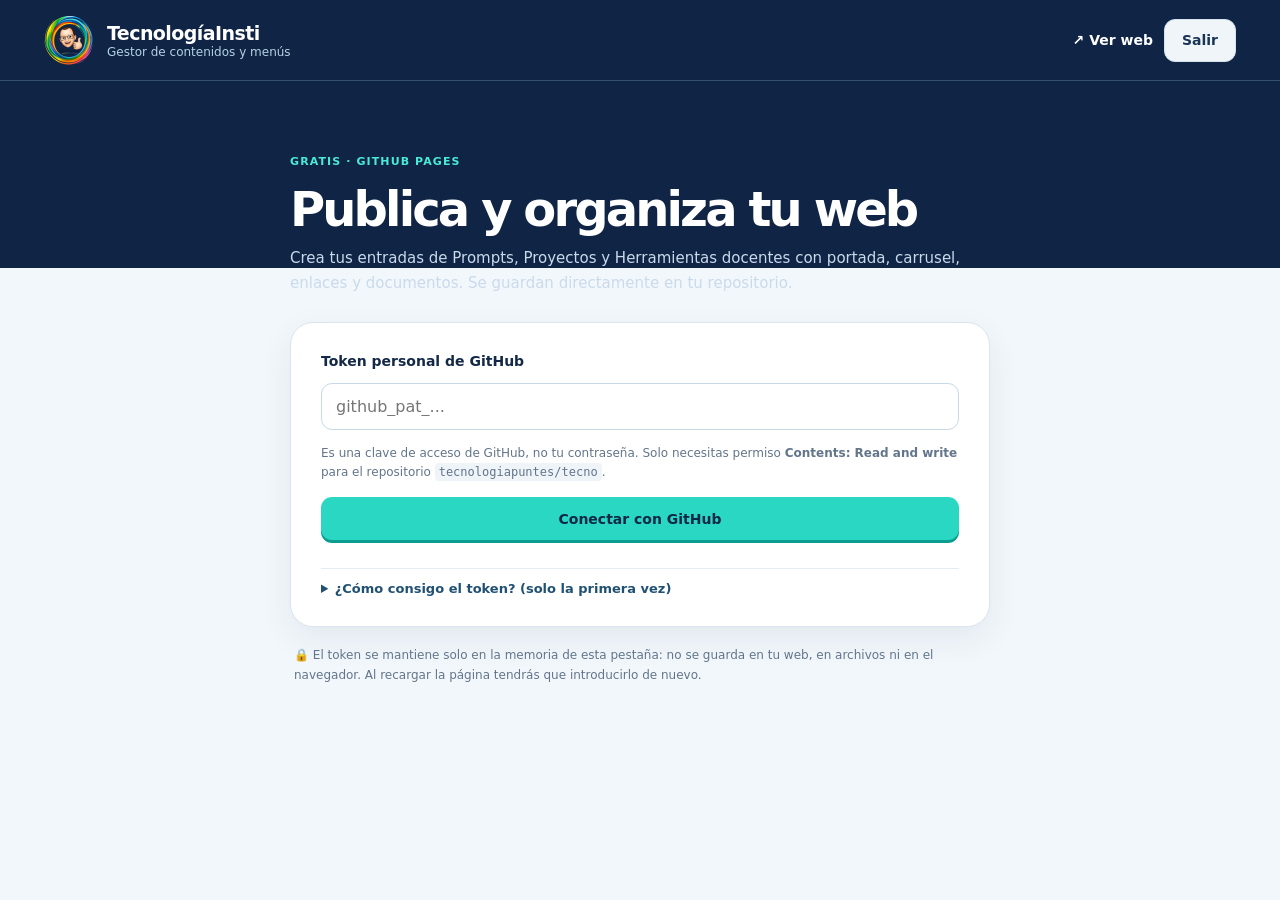
<file: PUBLICAR.html>
<!doctype html>
<html lang="es">
<head>
  <meta charset="UTF-8" />
  <meta name="viewport" content="width=device-width,initial-scale=1" />
  <meta http-equiv="refresh" content="0;url=./admin/" />
  <meta name="robots" content="noindex,nofollow" />
  <title>Panel de publicación · TecnologíaInsti</title>
  <style>body{font:16px/1.6 system-ui,Arial,sans-serif;background:#102445;color:white;display:grid;place-items:center;min-height:100vh;margin:0;text-align:center;padding:24px}a{color:#35e1cf;font-weight:700}</style>
</head>
<body><main><h1>El panel de publicación se ha actualizado</h1><p>Ahora puedes crear y editar publicaciones directamente en GitHub, sin subir archivos manualmente.</p><p><a href="./admin/">Abrir panel de administración</a></p></main></body>
</html>
</file>
<file: admin/admin.css>
:root{color-scheme:light;--navy:#102445;--navy2:#183456;--mint:#39decb;--mint2:#d9f8f1;--peach:#ffdcb2;--ink:#132947;--muted:#5e748b;--stroke:#dbe5ef;--pale:#f2f7fb;--white:#fff;--danger:#b52b4f;font-family:Inter,ui-sans-serif,system-ui,-apple-system,"Segoe UI",Roboto,Arial,sans-serif}*{box-sizing:border-box}html,body{margin:0;min-height:100%;background:linear-gradient(180deg,#102445 0px,#102445 268px,#f2f7fb 268px,#f2f7fb 100%);color:var(--ink)}button,input,select,textarea{font:inherit}button{cursor:pointer}button:disabled{opacity:.52;cursor:wait}a{color:#047e77}a:focus-visible,button:focus-visible,input:focus-visible,select:focus-visible,textarea:focus-visible{outline:3px solid #f7a869;outline-offset:2px}.topbar{background:var(--navy);border-bottom:1px solid #34506d}.topbar-inner{max-width:1240px;margin:auto;min-height:80px;display:flex;align-items:center;justify-content:space-between;gap:16px;padding:12px 24px}.brand{display:flex;align-items:center;gap:13px;text-decoration:none;color:#fff}.brand img{width:50px;height:50px;object-fit:contain}.brand span{display:grid;gap:1px}.brand strong{font-size:19px;letter-spacing:-.03em}.brand small{color:#b4d3e3;font-size:12px}.top-actions{display:flex;gap:11px;align-items:center}.web-link{color:#fff;text-decoration:none;font-size:14px;font-weight:650}.web-link:hover{text-decoration:underline}.account{font-size:12px;color:#c3e5ee;background:#274663;padding:7px 9px;border-radius:12px}.shell{max-width:1180px;margin:0 auto;padding:44px 24px 70px}.intro-chip{display:inline-block;color:#007e7c;font-size:11px;font-weight:850;letter-spacing:.1em}.login{max-width:700px;margin:25px auto 0}.login h1,.workspace-head h1{color:white;font-size:clamp(30px,4vw,48px);letter-spacing:-.06em;margin:12px 0 9px}.login>p,.workspace-head p{color:#c9daeb;font-size:15px;line-height:1.65;margin:0 0 26px}.login>.intro-chip,.workspace-head .intro-chip{color:#49ebd6}.login-card,.panel,.stat{border:1px solid var(--stroke);background:white;border-radius:23px;box-shadow:0 12px 34px rgba(15,40,71,.07)}.login-card{padding:30px;display:grid;gap:14px}.login-card>label{font-weight:750}.login-card input{width:100%}input:not([type=checkbox]),textarea,select{color:var(--ink);background:#fff;border:1px solid #c8d9e5;border-radius:11px;padding:13px 14px;outline:none;min-width:0}input:focus,textarea:focus,select:focus{border-color:#15ad9e;box-shadow:0 0 0 3px #33dec12b}textarea{resize:vertical;line-height:1.5}label{font-size:14px;font-weight:700}.hint,.security-note{font-size:12px;color:#62758b;line-height:1.65;margin:0}.login .security-note{margin:19px 4px}.btn{min-height:43px;border-radius:11px;border:1px solid transparent;padding:10px 17px;font-weight:750;font-size:14px;display:inline-flex;align-items:center;justify-content:center;gap:8px;text-decoration:none}.btn.primary{background:#29d7c3;color:#0c2846;box-shadow:0 3px 0 #0b9e90}.btn.primary:hover:not(:disabled){background:#50ead4}.btn.secondary{color:#193454;background:#eff5f9;border-color:#d6e3eb}.btn.secondary:hover:not(:disabled){background:#e4eef5}.btn.danger{border:1px solid #f5d4dc;color:#ae3152;background:#fff7f9}.btn.danger:hover{background:#ffe9ef}.wide{width:100%}#loginMessage,#saveStatus{white-space:pre-line;line-height:1.6;font-size:13px}.error{color:#b1244c}.success{color:#097a69}.pending{color:#356683}.help{border-top:1px solid #e3edf3;padding-top:12px}.help summary{cursor:pointer;font-weight:700;color:#205173;font-size:13px}.help li{font-size:13px;line-height:1.6;margin:9px 0}.workspace-head{display:flex;justify-content:space-between;align-items:center;gap:15px;margin-bottom:24px}.workspace-head h1{font-size:38px}.workspace-head p{margin:0}.stats{display:grid;grid-template-columns:repeat(4,1fr);gap:14px;margin:28px 0}.stat{padding:21px 23px;display:grid;gap:4px}.stat strong{font-size:27px;color:#102c4e}.stat span{font-size:12px;color:#668094}.panel{padding:25px}.list-tools{display:flex;align-items:end;justify-content:space-between;gap:16px;margin-bottom:19px}.search-wrap{display:grid;gap:5px;flex:1;max-width:480px}.post-list{display:grid;gap:9px}.post-row{border:1px solid #dfebf1;border-radius:14px;background:#f9fcfe;display:grid;grid-template-columns:67px minmax(0,1fr) auto;gap:14px;align-items:center;padding:10px 12px}.post-thumb{width:67px;height:70px;object-fit:cover;border-radius:10px;background:#dfebf1}.post-text{min-width:0}.post-text h3{font-size:14px;font-weight:750;margin:0 0 6px;line-height:1.38}.post-text p{color:#647b8b;font-size:12px;margin:0}.post-text span{display:inline-flex;margin-left:6px;font-size:10px;background:#fff2df;color:#825a1f;padding:2px 5px;border-radius:5px;font-weight:750}.post-actions{display:flex;gap:7px}.empty{text-align:center;padding:60px 18px;color:#657c90}.editor h2{margin:9px 0 0;font-size:28px;letter-spacing:-.04em}.editor-heading{display:flex;justify-content:space-between;gap:20px;align-items:center;margin-bottom:26px}.field{display:grid;gap:7px;margin-bottom:19px}.field em{color:#dd5070;font-style:normal}.field-grid{display:grid;grid-template-columns:1fr 1fr;gap:17px}.section-title{margin:28px 0 13px}.section-title h3{margin:0 0 4px;font-size:19px}.section-title p{margin:0;color:#62798b;font-size:13px}.upload-area{border:2px dashed #83cfc2;border-radius:16px;min-height:128px;background:#effcf9;display:flex;flex-direction:column;align-items:center;justify-content:center;text-align:center;padding:15px;cursor:pointer;gap:4px}.upload-area:hover{background:#e2f9f2}.upload-area strong{font-size:14px}.upload-area small{font-size:11px;color:#51766e}.upload-icon{color:#009887;font-size:27px}.gallery{display:grid;grid-template-columns:repeat(auto-fill,minmax(132px,1fr));gap:12px;margin-top:15px}.gallery-item{border:1px solid #dce6ef;padding:7px;background:#fff;border-radius:13px;min-width:0}.gallery-item img{width:100%;aspect-ratio:4/5;object-fit:cover;border-radius:9px;display:block;background:#f1f5f8}.gallery-title{font-size:11px;color:#3c5b73;margin:6px 0;overflow-wrap:anywhere}.gallery-actions{display:flex;gap:3px;flex-wrap:wrap}.mini-btn{border:1px solid #dce5ed;background:#f4f8fa;border-radius:7px;font-size:12px;padding:5px 8px}.mini-btn:hover{background:#e4f5f1}.mini-btn:disabled{opacity:.35;cursor:default}.gallery-empty{grid-column:1/-1;color:#6c8092;font-size:13px;padding:16px 0}.links-list{display:grid;gap:12px;margin-bottom:12px}.link-pair{display:grid;grid-template-columns:1fr 1.5fr auto;gap:8px;align-items:center}.link-pair input{width:100%}.attachment-field{margin-top:25px}.attachment-field input{font-size:13px}.publish-options{background:#f2faf7;border-radius:13px;padding:19px;margin-top:25px}.publish-options p{font-size:12px;line-height:1.5;margin:9px 0 0;color:#54766b}.toggle{display:flex;gap:10px;align-items:center;cursor:pointer}.toggle input{width:18px;height:18px;accent-color:#0aa896}.editor-actions{display:flex;gap:11px;justify-content:flex-end;margin:22px 0}.footer-hint{color:#668094;font-size:12px;line-height:1.55;margin:20px 5px}code{background:#eef4f8;padding:2px 4px;border-radius:4px;overflow-wrap:anywhere}@media(max-width:780px){.stats{grid-template-columns:repeat(2,1fr)}.workspace-head{align-items:start}.workspace-head h1{font-size:29px}.post-row{grid-template-columns:52px minmax(0,1fr)}.post-thumb{width:52px;height:61px}.post-actions{grid-column:2}.field-grid{grid-template-columns:1fr}.link-pair{grid-template-columns:1fr auto}.link-pair input:nth-child(2){grid-column:1}.link-pair button{grid-column:2;grid-row:1/3}}@media(max-width:530px){html,body{background:linear-gradient(180deg,#102445 0px,#102445 270px,#f2f7fb 270px,#f2f7fb 100%)}.topbar-inner{padding:10px 14px}.shell{padding:28px 14px 50px}.brand img{width:38px;height:38px}.brand strong{font-size:15px}.brand small{font-size:10px}.web-link{font-size:12px}.top-actions{gap:7px}.account{display:none}.login h1{font-size:33px}.login-card,.panel{padding:17px;border-radius:17px}.stats{gap:9px;margin:22px 0}.stat{padding:14px}.stat strong{font-size:20px}.list-tools{flex-direction:column;align-items:stretch}.search-wrap{max-width:none}.workspace-head{flex-direction:column;align-items:stretch}.workspace-head .btn{align-self:start}.post-row{padding:8px;gap:9px}.post-actions{display:flex}.post-actions .btn{padding:7px 10px;min-height:34px;font-size:12px}.editor-heading{align-items:start}.editor-heading .btn{font-size:12px}.gallery{grid-template-columns:repeat(2,minmax(0,1fr))}.editor-actions{flex-direction:column-reverse}.editor-actions .btn{width:100%}}

/* V45 · Editor de menús y apartados */
.workspace-tabs{display:flex;gap:10px;margin:12px 0 16px;flex-wrap:wrap}
.workspace-tabs .tab{background:#fff;border:1px solid #d4dfeb;border-radius:12px;padding:13px 20px;font-weight:700;color:#153353;cursor:pointer}
.workspace-tabs .tab.active{color:#083c43;background:#d6f8ef;border-color:#54d8c7}
.menu-heading h2{font-size:26px;margin:6px 0}
.menu-heading p{color:#61768a;font-size:13px;line-height:1.6;max-width:850px}
.menu-manager-actions{display:flex;gap:9px;flex-wrap:wrap;margin:18px 0}
.menu-tree{display:flex;flex-direction:column;gap:12px}
.menu-group-card{background:#f6f9fc;border:1px solid #e0e9f3;border-radius:14px;padding:12px}
.menu-node{display:flex;justify-content:space-between;align-items:center;gap:10px;padding:9px 11px;border-radius:11px;min-height:60px}
.menu-node.main{background:#e2fbf2;border:1px solid #a6e5d7}
.menu-node.child{margin-top:7px;background:white;border:1px solid #e1eaf1}
.menu-children{margin-left:25px}
.menu-node-text{display:flex;flex-direction:column;gap:4px;min-width:0;flex:1}
.menu-node-text strong{color:#102445;font-size:14px;font-weight:690;overflow-wrap:anywhere}
.menu-node-text small{color:#64798f;font-size:11px;overflow-wrap:anywhere}
.menu-node-actions{display:flex;gap:5px;flex-wrap:wrap;justify-content:flex-end}
.menu-node-actions button{border:1px solid #cddde8;border-radius:8px;background:white;padding:8px 9px;color:#18395b;font-size:12px;cursor:pointer}
.menu-node-actions button:hover{background:#ddf8ef}
.menu-node-actions button:disabled{opacity:.35;cursor:default}
.menu-item-form{background:#eff6fc;border:1px solid #c9dce9;border-radius:15px;padding:18px;margin:20px 0}
.menu-item-form h3{margin:0 0 14px;font-size:19px}
.menu-save-row{border-top:1px solid #dce6f0;margin-top:18px;padding-top:15px;display:flex;align-items:center;gap:9px;flex-wrap:wrap}
.menu-save-row .hint{flex:1 1 100%;font-size:12px;line-height:1.55}
.menu-save-row .btn{white-space:normal}
#menuStatus{font-size:13px;line-height:1.5;margin-top:12px}
@media(max-width:760px){.menu-node{align-items:flex-start;flex-wrap:wrap}.menu-node-actions{width:100%;justify-content:flex-start}.menu-children{margin-left:9px}.menu-node-actions button{font-size:11px}.menu-save-row .btn{flex:1}}

/* V50 · Refresco de categorías del menú en el editor. */
.category-field-heading{display:flex;align-items:center;justify-content:space-between;gap:9px;flex-wrap:wrap;margin-bottom:6px}
.category-field-heading label{margin:0}
.category-refresh{background:#e6f9f3;border:1px solid #b6e7da;color:#0b615e;border-radius:8px;padding:5px 9px;cursor:pointer;font-size:12px;font-weight:600;font-family:inherit}
.category-refresh:hover{background:#d3f2e8}
.category-refresh:disabled{opacity:.55;cursor:wait}
.category-hint{font-size:11px!important;line-height:1.5!important;color:#59718c!important;margin:6px 0 0!important}

/* V51 · Árbol de hasta tres niveles con lectura clara en cualquier pantalla. */
.menu-branch .menu-children{border-left:2px solid #bde7df;padding-left:13px;margin-left:18px}
.menu-level-2>.menu-node{background:#ffffff;border:1px solid #e1eaf1}
.menu-level-3>.menu-node{background:#edf7fb;border:1px solid #cadfe8}
.menu-level-3>.menu-node .menu-node-text strong{font-weight:540}
.menu-branch:not(:first-child){margin-top:7px}
.menu-item-form select{width:100%}
@media(max-width:760px){.menu-branch .menu-children{margin-left:8px;padding-left:8px}.menu-level-3>.menu-node{padding:9px 6px}}

/* V51 · Árbol de hasta tres niveles con lectura clara en cualquier pantalla. */
.menu-branch .menu-children{border-left:2px solid #bde7df;padding-left:13px;margin-left:18px}
.menu-level-2>.menu-node{background:#ffffff;border:1px solid #e1eaf1}
.menu-level-3>.menu-node{background:#edf7fb;border:1px solid #cadfe8}
.menu-level-3>.menu-node .menu-node-text strong{font-weight:540}
.menu-branch:not(:first-child){margin-top:7px}
.menu-item-form select{width:100%}
@media(max-width:760px){.menu-branch .menu-children{margin-left:8px;padding-left:8px}.menu-level-3>.menu-node{padding:9px 6px}}

/* V52 · Formato de publicaciones con vista previa. */
.format-toolbar{display:flex;align-items:center;gap:6px;flex-wrap:wrap;padding:9px;border:1px solid #c8d9e5;border-radius:11px 11px 0 0;background:#f2f8fb}
.format-toolbar button{border:1px solid #cbdce9;background:#fff;color:#193654;border-radius:8px;min-height:35px;padding:6px 11px;font-size:13px;font-weight:650}
.format-toolbar button:hover,.format-toolbar button:focus-visible{background:#d9f8f1;border-color:#14a999}
.format-separator{width:1px;height:24px;background:#c5d7df;margin:0 4px}
.rich-field #postContent{border-radius:0 0 11px 11px;border-top:0;min-height:225px;width:100%;font-size:14px;line-height:1.7}
.format-preview{background:#fff;border:1px solid #cbdce9;border-radius:12px;margin-top:9px;overflow:hidden}
.format-preview summary{background:#eff8f6;padding:12px 16px;cursor:pointer;font-size:13px;font-weight:750;color:#10374c}
.format-preview-body{padding:17px;line-height:1.65;font-size:14px;overflow-wrap:anywhere;max-height:420px;overflow-y:auto}
.format-preview-body p{margin:0 0 11px}.format-preview-body h2{font-size:20px;margin:18px 0 9px}.format-preview-body h3{font-size:16px;margin:16px 0 7px}
.format-preview-body ul,.format-preview-body ol{padding-left:25px;margin:6px 0 13px}.format-preview-body li{margin:4px 0}
.format-preview-body a{color:#036f87;text-decoration:underline;font-weight:600;overflow-wrap:anywhere}
.format-preview-empty{color:#6b8390;font-style:italic}
@media(max-width:580px){.format-toolbar{gap:4px}.format-toolbar button{padding:6px 8px}.format-separator{margin:0 2px}}

/* V54 · Administración avanzada manteniendo la identidad visual. */
.advanced-filters,.media-library-tools{display:flex;gap:11px;align-items:end;flex-wrap:wrap;margin:12px 0 18px;padding:13px;border:1px solid #dde8ef;border-radius:13px;background:#f6fafc}
.advanced-filters label,.media-library-tools label{display:grid;gap:5px;font-size:12px;font-weight:650;min-width:130px;flex:1}
.advanced-filters select,.advanced-filters input,.media-library-tools select,.media-library-tools input{width:100%;min-height:36px;font-size:12px}
.advanced-filters label:last-child{max-width:170px}
.media-browser-grid{display:grid;grid-template-columns:repeat(auto-fill,minmax(145px,1fr));gap:12px;margin:18px 0}
.media-file{min-width:0;border:1px solid #dce6ee;background:white;border-radius:13px;padding:8px;display:grid;gap:7px;align-content:start}
.media-file img{display:block;width:100%;height:122px;object-fit:contain;background:#f3f7fa;border-radius:8px}
.media-icon{height:122px;display:grid;place-items:center;background:#eff6fc;border-radius:8px;color:#315e7c;font-size:31px}
.media-file strong{font-size:11px;font-weight:600;overflow-wrap:anywhere;line-height:1.45}
.media-file small{font-size:10px;color:#647b8e}
.media-file .media-actions{display:grid;gap:5px}
.media-file button{padding:7px 6px;font-size:11px;white-space:normal}
.media-pick-row{display:flex;align-items:center;flex-wrap:wrap;gap:10px;margin:12px 0}
.media-pager{display:flex;justify-content:center}
.media-picker-dialog{border:1px solid #bdd3e0;border-radius:17px;max-width:min(900px,95vw);width:900px;max-height:88vh;overflow:auto;padding:22px;box-shadow:0 22px 70px #13283f80}
.media-picker-dialog::backdrop{background:#06182ac9}
.media-picker-header{display:flex;align-items:center;justify-content:space-between;gap:12px}
.media-picker-header h2{margin:4px 0}.media-picker-header p{font-size:12px;color:#607589}
#mediaPickerSearch{width:100%;margin-top:12px}
.hero-image-preview{max-height:230px;max-width:100%;object-fit:contain;border:1px solid #dbe6ee;border-radius:12px;margin-top:7px}
.site-area-order{display:grid;gap:9px}
.site-area-item{display:flex;align-items:center;gap:10px;background:#f5fafc;border:1px solid #dce7ef;padding:10px 12px;border-radius:11px;font-size:13px}
.site-area-item span{flex:1}.site-area-item button{padding:6px 10px}
.manual-video-list{display:grid;gap:9px;margin:19px 0}
.manual-video-item{display:grid;grid-template-columns:70px 1fr auto;gap:12px;align-items:center;background:#f7fafc;border:1px solid #dce6ef;border-radius:11px;padding:10px}
.manual-video-item img{width:70px;height:49px;object-fit:cover;border-radius:7px}
.manual-video-item strong{font-size:13px;font-weight:650}.manual-video-item small{color:#617788;font-size:11px}
#videoForm{border-top:1px solid #dfe8ef;margin-top:23px;padding-top:17px}
.publish-options select{display:block;max-width:360px;margin:10px 0}
.publish-options #postScheduleField{margin-top:14px}
#mediaStatus,#siteStatus,#videoStatus{font-size:13px;line-height:1.5;margin:10px 0;min-height:1em}
@media(max-width:680px){.advanced-filters label,.media-library-tools label{flex-basis:45%}.media-browser-grid{grid-template-columns:repeat(2,minmax(0,1fr))}.manual-video-item{grid-template-columns:60px 1fr}.manual-video-item .post-actions{grid-column:2}.media-picker-dialog{padding:13px}}

/* V55 · Vista previa de titulares vinculada al editor de portada. */
.site-live-preview{margin:12px 0 22px;border:1px solid #d8e7ef;border-radius:15px;overflow:hidden}
.site-live-preview-heading{display:flex;align-items:center;justify-content:space-between;flex-wrap:wrap;gap:8px;background:#f3f8fc;padding:10px 15px;color:#173452;font-size:12px}
.site-live-preview-heading small{font-size:11px;color:#637b8d}
.site-preview-screen{background:#16294b;color:white;padding:20px 24px 22px;min-height:132px}
.site-preview-kicker{color:#3fd7c3;font-size:10px;font-weight:700;letter-spacing:1.2px}
.site-preview-title{font-family:Manrope,system-ui,sans-serif;font-weight:800;font-size:clamp(37px,4.8vw,60px);line-height:1.07;letter-spacing:-2.5px;margin:12px 0 8px;max-width:550px;overflow-wrap:anywhere}
.site-preview-title em{font-style:normal;color:#39d8c0}
.site-preview-star{display:inline-block;color:#ffce9b;vertical-align:super;font-size:.43em;margin-left:.12em}
.site-preview-description{color:#d4e3e9;font-size:12px;max-width:620px;margin:10px 0}
.site-preview-buttons{display:flex;align-items:center;flex-wrap:wrap;gap:12px;margin-top:15px;font-size:11px;font-weight:700}
.site-preview-primary{background:#3fd7c3;color:#152849;border-radius:7px;padding:10px 13px}
.site-preview-secondary{color:#f4faff}
@media(max-width:680px){.site-preview-screen{padding:18px}.site-preview-title{font-size:clamp(27px,6vw,38px)}}
/* V56 · Seguridad, copias y diagnóstico */
.tools-grid{display:grid;grid-template-columns:1fr 1fr;gap:18px;margin:24px 0}
.tools-box{border:1px solid #dce9ed;border-radius:17px;background:#f8fcfd;padding:23px;min-width:0}
.tools-box h3{font-size:20px;margin:0 0 10px;color:#132c4e}.tools-box p{font-size:13px;line-height:1.7;color:#56748b}
.tools-box .btn{margin:8px 8px 8px 0}.tools-restore{margin-top:18px;border-top:1px solid #dce6ed;padding-top:12px}.tools-restore summary{font-weight:800;cursor:pointer;color:#215878}.tools-restore label{display:block;margin:12px 0 6px}.tools-restore input{width:100%}
.diag-list{display:grid;gap:9px;margin:20px 0}.diag-item{display:flex;gap:12px;padding:13px 15px;border:1px solid #e0e8ef;background:#f9fcff;border-radius:12px;align-items:flex-start}.diag-item>span{flex-shrink:0}.diag-item strong{font-size:13px}.diag-item p{margin:5px 0 0;color:#566f83;font-size:12px;overflow-wrap:anywhere}.diag-error{border-left:4px solid #c34061}.diag-warning{border-left:4px solid #d59b44}.diag-info{border-left:4px solid #2eb2a4}
.post-actions{flex-wrap:wrap;justify-content:flex-end}.post-actions .btn{font-size:12px;min-height:35px;padding:8px 11px}
@media(max-width:800px){.tools-grid{grid-template-columns:1fr}}
</file>
<file: admin/themes-v58.css>
/* V58 · Pestaña de apariencia. No altera los estilos actuales del administrador. */
.theme-management .section-title p{max-width:850px}
.theme-head{display:flex;align-items:center;justify-content:space-between;gap:14px;flex-wrap:wrap;margin:15px 0 17px}
.theme-head strong{font-size:20px;color:#152849}.theme-head p{margin:5px 0 0}
.theme-saved-badge{display:inline-flex;background:#E5F6F1;border:1px solid #B4E4D6;color:#116A60;padding:10px 13px;border-radius:99px;font-size:12px;font-weight:700}
.theme-gallery{display:grid;grid-template-columns:repeat(3,minmax(0,1fr));gap:12px;margin-bottom:25px}
.theme-choice{display:flex;flex-direction:column;align-items:stretch;text-align:left;gap:8px;background:#fff;border:2px solid #DFE8F0;border-radius:15px;padding:13px;min-height:112px;cursor:pointer;box-shadow:0 3px 10px #12305509;transition:border-color .15s,transform .15s}
.theme-choice:hover{transform:translateY(-2px);border-color:#5BCAB6}
.theme-choice[aria-checked="true"]{border-color:#159F91;box-shadow:0 0 0 2px #159F9117}
.theme-choice strong{font-size:13px;color:#1D3350}
.theme-choice small{font-size:11px;color:#62758B;line-height:1.4}
.theme-choice .theme-swatches{height:28px;display:flex;border-radius:7px;overflow:hidden;gap:3px}
.theme-choice .theme-swatch{height:100%;flex:1;border-radius:3px}
.theme-choice .theme-choice-foot{display:flex;align-items:center;justify-content:space-between;gap:7px}
.theme-choice .theme-selected-indicator{color:#159F91;font-weight:800;font-size:16px;opacity:0}
.theme-choice[aria-checked="true"] .theme-selected-indicator{opacity:1}
.theme-preview-label{display:flex;justify-content:space-between;align-items:baseline;gap:12px;flex-wrap:wrap}
.theme-preview-label h3{margin:8px 0 14px}
.theme-preview{border:1px solid #D2DEE9;border-radius:17px;overflow:hidden;background:var(--preview-page,#F4F7F9);color:#1A304A;box-shadow:0 14px 30px #0B244311}
.theme-preview-header{background:var(--preview-nav,#152749);color:var(--preview-ink,#fff);padding:15px 19px;display:flex;align-items:center;justify-content:space-between;gap:15px;font-size:11px;font-weight:650}
.theme-preview-header strong{font-size:17px}.theme-preview-header strong span{color:var(--preview-accent,#43DFC3)}
.theme-preview-menu{background:var(--preview-extra,#FFDCAF);color:#1A304A;border-radius:8px;padding:9px 13px;font-weight:800}
.theme-preview-hero{display:grid;grid-template-columns:2fr 1fr;gap:14px;min-height:230px;padding:25px 27px;background:var(--preview-nav,#152749);color:var(--preview-ink,#fff)}
.theme-preview-hero small{font-size:10px;letter-spacing:.08em;font-weight:750;color:var(--preview-accent,#43DFC3)}
.theme-preview-hero h3{font-size:clamp(24px,4vw,42px);font-weight:850;line-height:1.16;letter-spacing:-.04em;margin:11px 0 9px;color:var(--preview-ink,#fff)}
.theme-preview-hero h3 em{color:var(--preview-accent,#43DFC3);font-style:normal}
.theme-preview-hero p{margin:8px 0 17px;color:var(--preview-sub,#ddd);font-size:13px}
.theme-preview-button{display:inline-flex;border-radius:8px;background:var(--preview-accent,#43DFC3);color:var(--preview-btn-ink,#152749);padding:11px 14px;font-size:12px;font-weight:800}
.theme-preview-art{align-self:center;justify-self:center;text-align:center;font-size:65px;line-height:1.3;filter:drop-shadow(0 9px 12px #0002)}
.theme-preview-content{padding:20px 25px 25px}.theme-preview-content h3{font-size:21px;color:#1A304A;margin:0 0 14px}
.theme-preview-cards{display:grid;grid-template-columns:1fr 1fr;gap:12px}.theme-preview-cards article{background:#fff;border:1px solid #DDE6EF;border-radius:12px;overflow:hidden;display:grid;gap:5px;padding-bottom:13px}
.theme-preview-cards strong,.theme-preview-cards small{padding:0 12px;color:#1D3450}
.theme-preview-cards small{color:#5B7087;font-size:11px}
.theme-preview-visual{background:var(--preview-accent,#43DFC3);padding:17px;font-size:30px;text-align:center;color:var(--preview-btn-ink,#152749)}
.theme-preview-visual.secondary{background:var(--preview-extra,#FFDCAF);color:#1A304A}
.theme-actions{display:flex;align-items:center;justify-content:flex-end;flex-wrap:wrap;gap:10px;margin:20px 0}
@media(max-width:950px){.theme-gallery{grid-template-columns:repeat(2,minmax(0,1fr))}}
@media(max-width:550px){.theme-gallery{grid-template-columns:1fr}.theme-preview-header{padding:10px;font-size:9px}.theme-preview-header strong{font-size:13px}.theme-preview-hero{grid-template-columns:1fr;padding:20px}.theme-preview-art{display:none}.theme-preview-cards{grid-template-columns:1fr}.theme-actions .btn{flex:1}}
@media(prefers-reduced-motion:reduce){.theme-choice{transition:none}}
</file>
